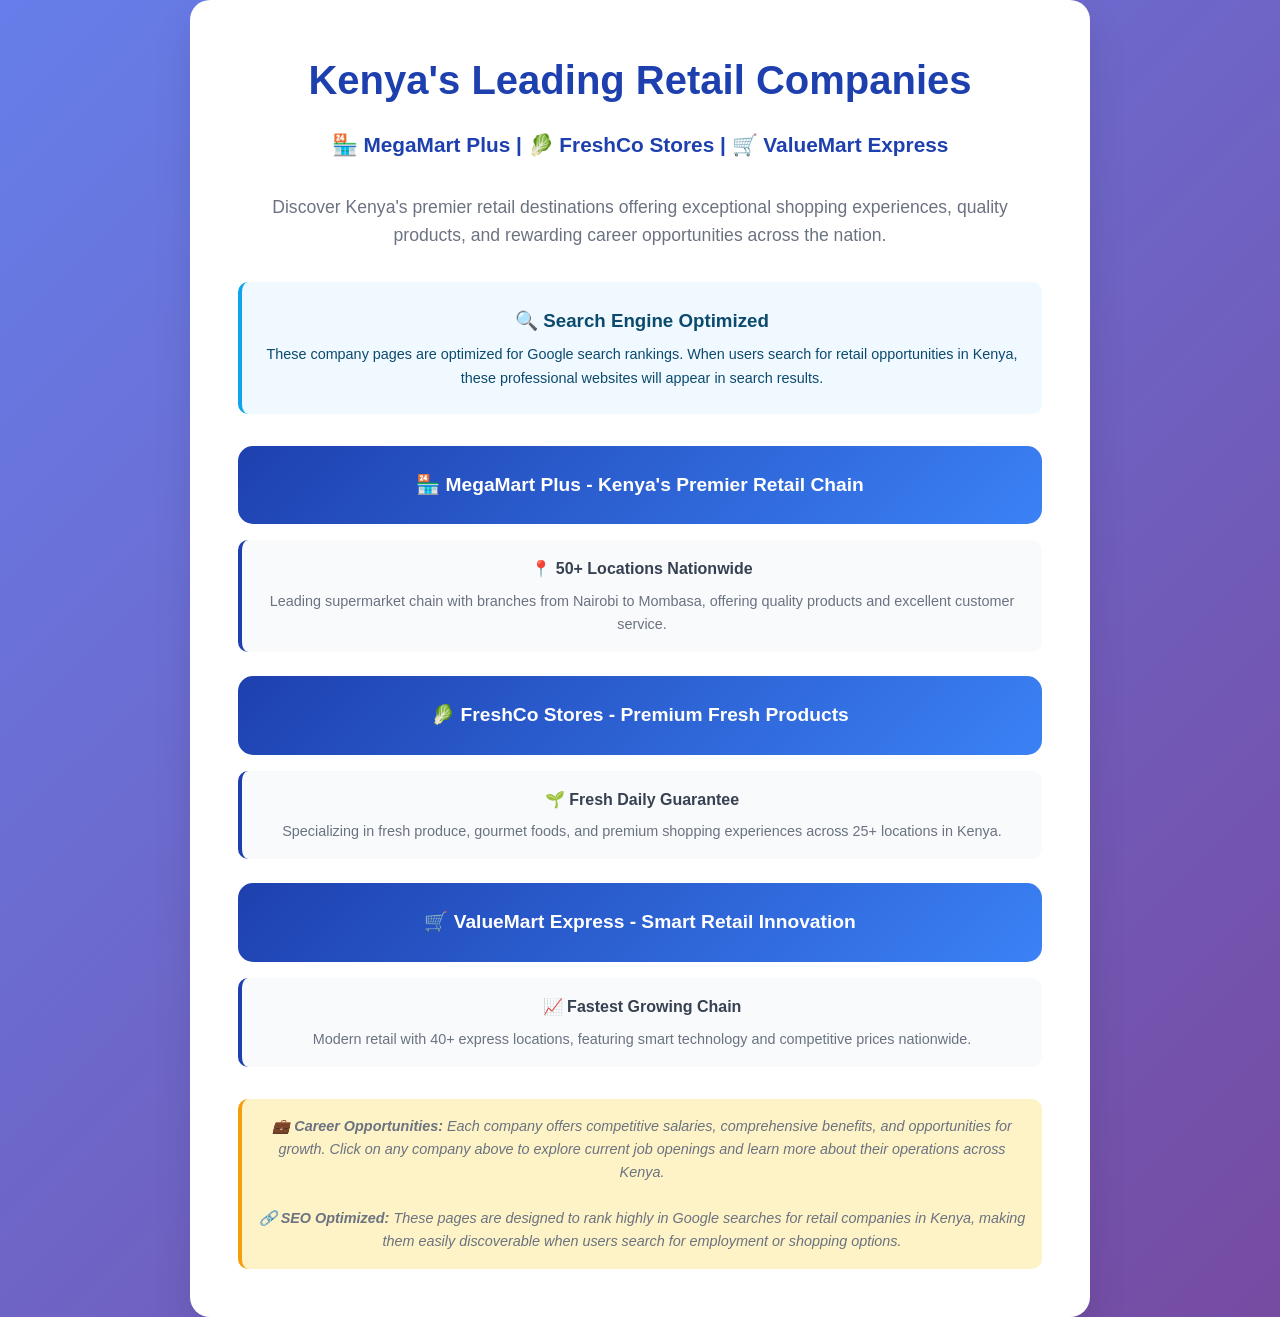
<file: company-blogs/index.html>
<!DOCTYPE html>
<html lang="en">
<head>
    <meta charset="UTF-8">
    <meta name="viewport" content="width=device-width, initial-scale=1.0">
    <title>Kenya Retail Companies | MegaMart Plus | FreshCo Stores | ValueMart Express</title>
    <meta name="description" content="Explore Kenya's leading retail companies: MegaMart Plus, FreshCo Stores, and ValueMart Express. Find career opportunities, store locations, and premium shopping experiences across Kenya.">
    <meta name="keywords" content="Kenya retail, supermarkets Kenya, MegaMart Plus, FreshCo Stores, ValueMart Express, jobs Kenya, Nairobi retail, Mombasa retail, Kisumu retail, retail careers Kenya">
    
    <!-- Open Graph / Facebook -->
    <meta property="og:type" content="website">
    <meta property="og:title" content="Kenya Retail Companies | MegaMart Plus | FreshCo Stores | ValueMart Express">
    <meta property="og:description" content="Explore Kenya's leading retail companies offering premium shopping experiences and career opportunities nationwide.">
    <meta property="og:url" content="https://recruitmentskenya.site/company-blogs/">
    
    <!-- Twitter -->
    <meta property="twitter:card" content="summary_large_image">
    <meta property="twitter:title" content="Kenya Retail Companies | MegaMart Plus | FreshCo Stores | ValueMart Express">
    <meta property="twitter:description" content="Explore Kenya's leading retail companies offering premium shopping experiences and career opportunities nationwide.">
    
    <!-- Canonical URL -->
    <link rel="canonical" href="https://recruitmentskenya.site/company-blogs/">
    
    <!-- Sitemap reference -->
    <link rel="sitemap" type="application/xml" href="https://recruitmentskenya.site/company-blogs/sitemap.xml">
    
    <style>
        * {
            margin: 0;
            padding: 0;
            box-sizing: border-box;
        }

        body {
            font-family: 'Arial', sans-serif;
            line-height: 1.6;
            color: #333;
            background: linear-gradient(135deg, #667eea 0%, #764ba2 100%);
            min-height: 100vh;
            display: flex;
            align-items: center;
            justify-content: center;
        }

        .container {
            max-width: 900px;
            background: white;
            padding: 3rem;
            border-radius: 20px;
            box-shadow: 0 20px 40px rgba(0,0,0,0.1);
            text-align: center;
        }

        h1 {
            font-size: 2.5rem;
            margin-bottom: 1rem;
            color: #1e40af;
        }

        .subtitle {
            font-size: 1.3rem;
            margin-bottom: 2rem;
            color: #1e40af;
            font-weight: 600;
        }

        p {
            font-size: 1.1rem;
            margin-bottom: 2rem;
            color: #6b7280;
        }

        .companies {
            display: grid;
            gap: 1.5rem;
            margin-bottom: 2rem;
        }

        .company-link {
            display: block;
            padding: 1.5rem;
            background: linear-gradient(135deg, #1e40af, #3b82f6);
            color: white;
            text-decoration: none;
            border-radius: 15px;
            font-size: 1.2rem;
            font-weight: 600;
            transition: all 0.3s ease;
            position: relative;
            overflow: hidden;
        }

        .company-link::before {
            content: '';
            position: absolute;
            top: 0;
            left: -100%;
            width: 100%;
            height: 100%;
            background: linear-gradient(90deg, transparent, rgba(255,255,255,0.2), transparent);
            transition: left 0.5s;
        }

        .company-link:hover::before {
            left: 100%;
        }

        .company-link:hover {
            transform: translateY(-3px);
            box-shadow: 0 10px 25px rgba(30, 64, 175, 0.4);
        }

        .company-link:nth-child(2) {
            background: linear-gradient(135deg, #ea580c, #f97316);
        }

        .company-link:nth-child(2):hover {
            box-shadow: 0 10px 25px rgba(234, 88, 12, 0.4);
        }

        .company-link:nth-child(3) {
            background: linear-gradient(135deg, #16a34a, #22c55e);
        }

        .company-link:nth-child(3):hover {
            box-shadow: 0 10px 25px rgba(22, 163, 74, 0.4);
        }

        .company-details {
            margin-top: 1rem;
            padding: 1rem;
            background: #f8fafc;
            border-radius: 10px;
            border-left: 4px solid #1e40af;
        }

        .company-details h3 {
            font-size: 1rem;
            color: #374151;
            margin-bottom: 0.5rem;
        }

        .company-details p {
            font-size: 0.9rem;
            color: #6b7280;
            margin: 0;
        }

        .seo-info {
            background: #f0f9ff;
            padding: 1.5rem;
            border-radius: 10px;
            margin-bottom: 2rem;
            border-left: 4px solid #0ea5e9;
        }

        .seo-info h3 {
            color: #0c4a6e;
            margin-bottom: 0.5rem;
        }

        .seo-info p {
            color: #0c4a6e;
            font-size: 0.9rem;
            margin: 0;
        }

        .note {
            font-size: 0.9rem;
            color: #6b7280;
            font-style: italic;
            background: #fef3c7;
            padding: 1rem;
            border-radius: 10px;
            border-left: 4px solid #f59e0b;
        }

        @media (max-width: 768px) {
            .container {
                margin: 1rem;
                padding: 2rem 1rem;
            }

            h1 {
                font-size: 2rem;
            }

            .subtitle {
                font-size: 1.1rem;
            }
        }
    </style></head>
<body>
    <div class="container">
        <h1>Kenya's Leading Retail Companies</h1>
        <div class="subtitle">🏪 MegaMart Plus | 🥬 FreshCo Stores | 🛒 ValueMart Express</div>
        <p>Discover Kenya's premier retail destinations offering exceptional shopping experiences, quality products, and rewarding career opportunities across the nation.</p>

        <div class="seo-info">
            <h3>🔍 Search Engine Optimized</h3>
            <p>These company pages are optimized for Google search rankings. When users search for retail opportunities in Kenya, these professional websites will appear in search results.</p>
        </div>

        <div class="companies">
            <div style="position: relative;">
                <a href="megamart/" class="company-link" target="_blank">
                    🏪 MegaMart Plus - Kenya's Premier Retail Chain
                </a>
                <div class="company-details">
                    <h3>📍 50+ Locations Nationwide</h3>
                    <p>Leading supermarket chain with branches from Nairobi to Mombasa, offering quality products and excellent customer service.</p>
                </div>
            </div>

            <div style="position: relative;">
                <a href="freshco/" class="company-link" target="_blank">
                    🥬 FreshCo Stores - Premium Fresh Products
                </a>
                <div class="company-details">
                    <h3>🌱 Fresh Daily Guarantee</h3>
                    <p>Specializing in fresh produce, gourmet foods, and premium shopping experiences across 25+ locations in Kenya.</p>
                </div>
            </div>

            <div style="position: relative;">
                <a href="valuemart/" class="company-link" target="_blank">
                    🛒 ValueMart Express - Smart Retail Innovation
                </a>
                <div class="company-details">
                    <h3>📈 Fastest Growing Chain</h3>
                    <p>Modern retail with 40+ express locations, featuring smart technology and competitive prices nationwide.</p>
                </div>
            </div>
        </div>

        <div class="note">
            <strong>💼 Career Opportunities:</strong> Each company offers competitive salaries, comprehensive benefits, and opportunities for growth. Click on any company above to explore current job openings and learn more about their operations across Kenya.
            <br><br>
            <strong>🔗 SEO Optimized:</strong> These pages are designed to rank highly in Google searches for retail companies in Kenya, making them easily discoverable when users search for employment or shopping options.
        </div>
    </div>
</body>
</html>
</file>
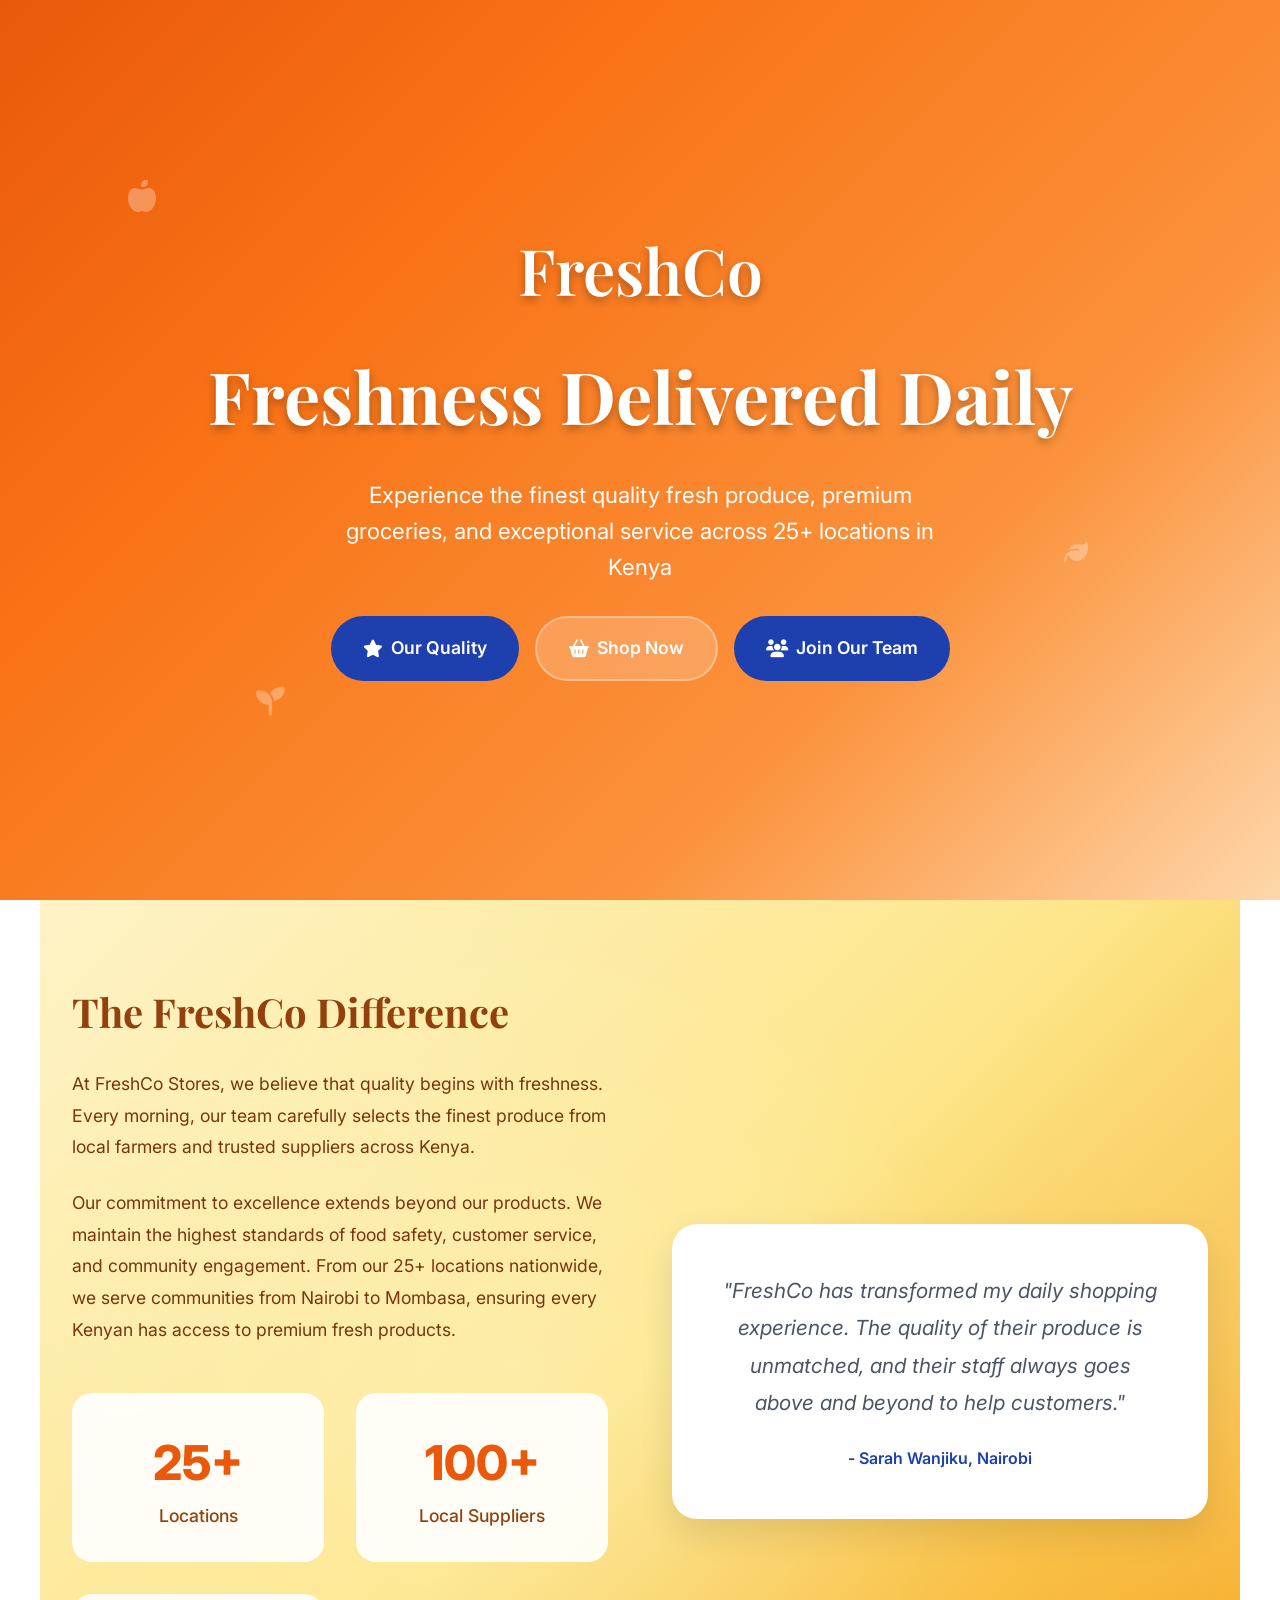
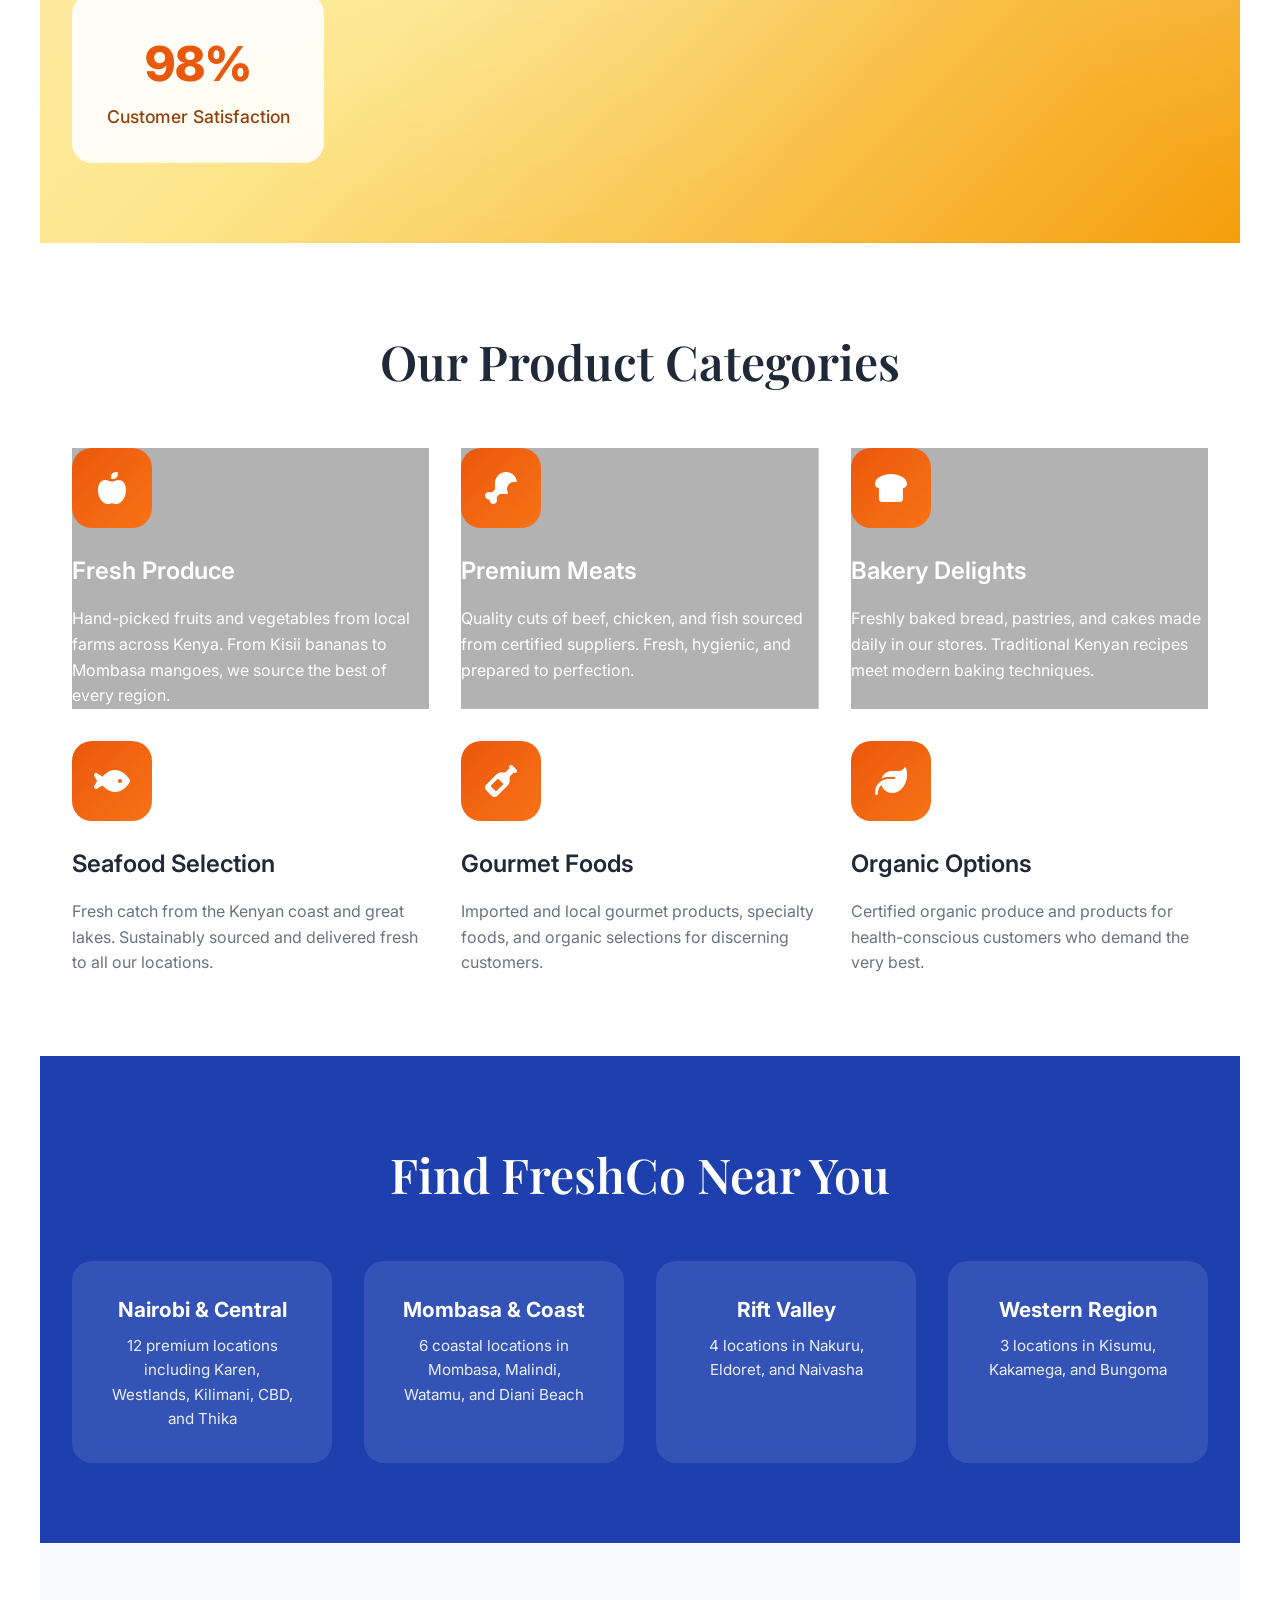
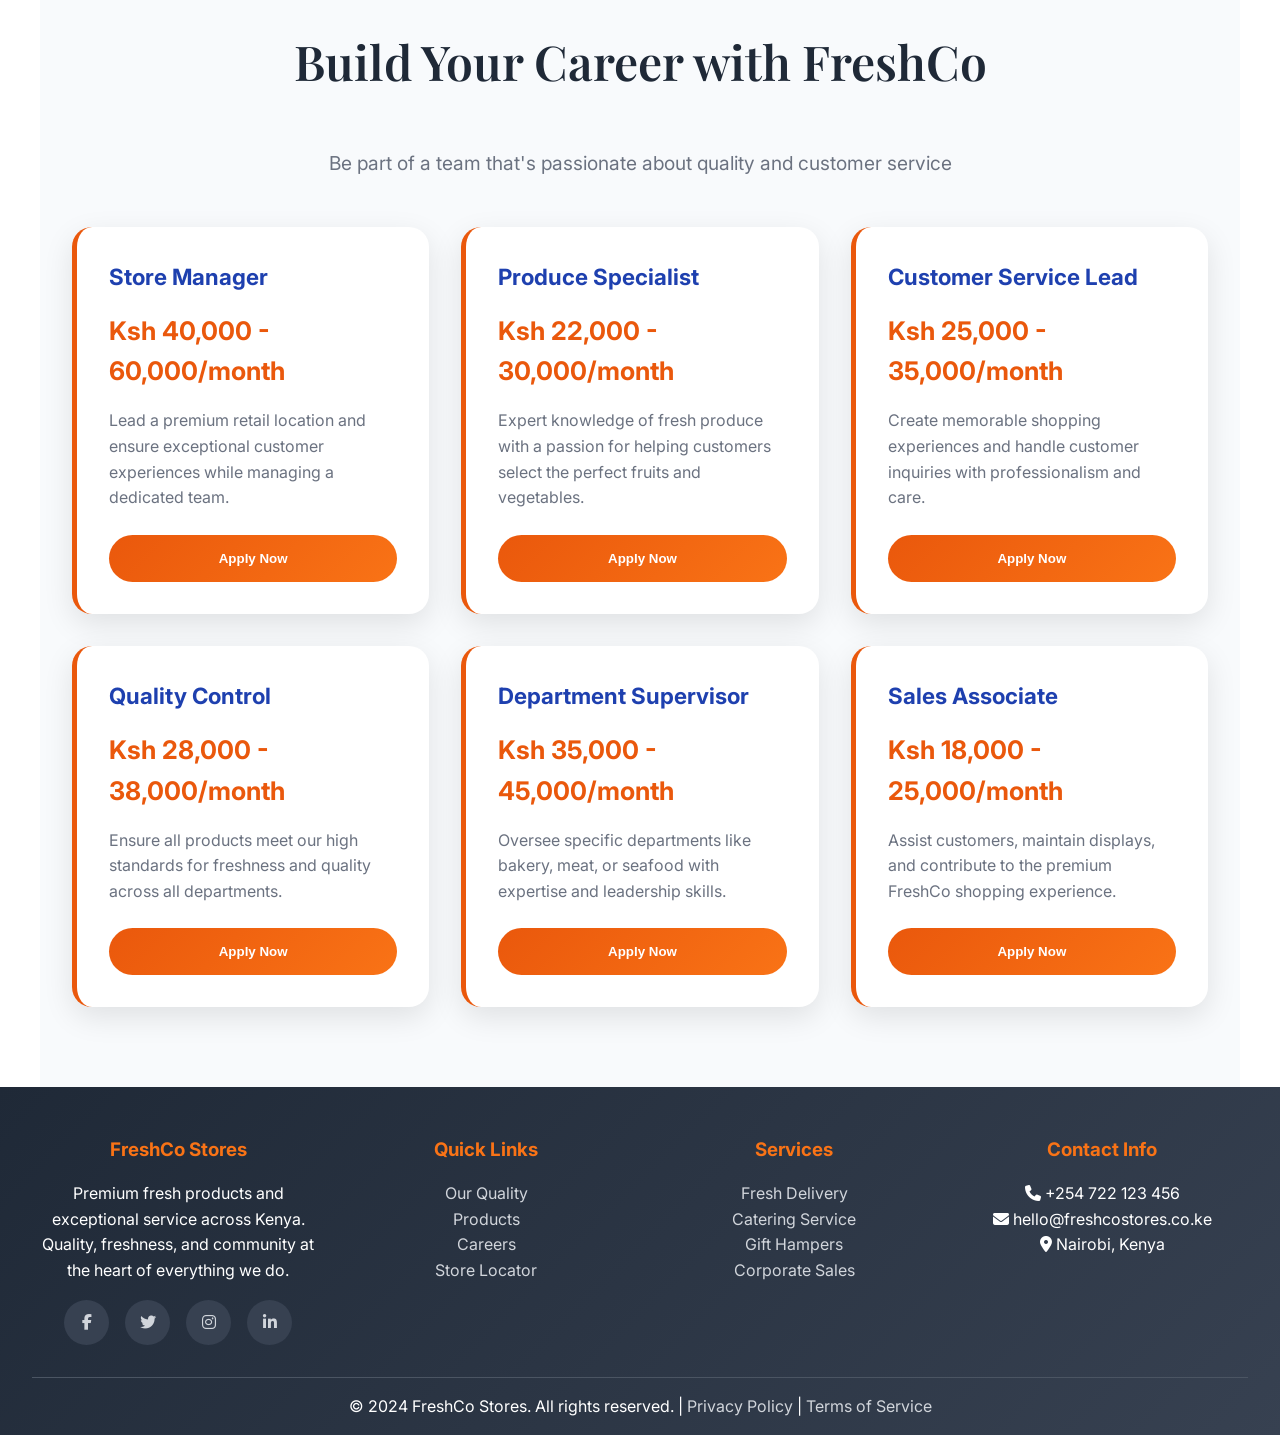
<file: company-blogs/freshco/index.html>
<!DOCTYPE html>
<html lang="en">
<head>
    <meta charset="UTF-8">
    <meta name="viewport" content="width=device-width, initial-scale=1.0">
    <title>FreshCo Stores - Premium Fresh Products in Kenya | 25+ Locations</title>
    <meta name="description" content="FreshCo Stores offers premium fresh products across Kenya. Experience quality groceries, fresh produce, and exceptional service at 25+ locations nationwide with daily fresh deliveries.">
    <meta name="keywords" content="FreshCo Stores, fresh produce Kenya, premium supermarket, quality groceries, Nairobi fresh market, Mombasa fresh products, organic foods Kenya, fresh delivery Kenya">
    
    <!-- Open Graph / Facebook -->
    <meta property="og:type" content="website">
    <meta property="og:title" content="FreshCo Stores - Premium Fresh Products in Kenya | 25+ Locations">
    <meta property="og:description" content="Premium fresh products and quality groceries across 25+ locations in Kenya. Daily fresh deliveries and exceptional service.">
    <meta property="og:url" content="https://recruitmentskenya.site/company-blogs/freshco/">
    
    <!-- Twitter -->
    <meta property="twitter:card" content="summary_large_image">
    <meta property="twitter:title" content="FreshCo Stores - Premium Fresh Products in Kenya">
    <meta property="twitter:description" content="Premium fresh products and quality groceries across 25+ locations in Kenya. Daily fresh deliveries and exceptional service.">
    
    <!-- Canonical URL -->
    <link rel="canonical" href="https://recruitmentskenya.site/company-blogs/freshco/">
    
    <!-- SEO and Crawling -->
    <meta name="robots" content="index, follow">
    <meta name="author" content="FreshCo Stores">
    <meta name="geo.region" content="KE">
    <meta name="geo.placename" content="Kenya">
    <meta name="geo.position" content="-1.2921;36.8219">
    <meta name="ICBM" content="-1.2921, 36.8219">
    
    <link rel="preconnect" href="https://fonts.googleapis.com">
    <link rel="preconnect" href="https://fonts.gstatic.com" crossorigin>
    <link href="https://fonts.googleapis.com/css2?family=Inter:wght@300;400;500;600;700;800&family=Playfair+Display:wght@400;500;600;700&display=swap" rel="stylesheet">
    <link rel="stylesheet" href="https://cdnjs.cloudflare.com/ajax/libs/font-awesome/6.4.0/css/all.min.css">
    <style>
        * {
            margin: 0;
            padding: 0;
            box-sizing: border-box;
        }

        body {
            font-family: 'Inter', sans-serif;
            line-height: 1.6;
            color: #333;
            overflow-x: hidden;
        }

        .hero {
            background: linear-gradient(135deg, #ea580c 0%, #f97316 30%, #fb923c 70%, #fed7aa 100%);
            min-height: 100vh;
            display: flex;
            align-items: center;
            position: relative;
            overflow: hidden;
        }

        .hero::before {
            content: '';
            position: absolute;
            top: 0;
            left: 0;
            right: 0;
            bottom: 0;
            background: url('https://kenyare.co.ke/sites/default/files/properties/DSC_0503.JPG');
            background-size: cover;
            background-position: center;
            opacity: 0.1;
        }

        @keyframes float {
            0%, 100% { transform: translateY(0px) rotate(0deg); }
            50% { transform: translateY(-20px) rotate(180deg); }
        }

        .hero-content {
            max-width: 1200px;
            margin: 0 auto;
            padding: 0 2rem;
            position: relative;
            z-index: 2;
            text-align: center;
            color: white;
        }

        .logo {
            font-family: 'Playfair Display', serif;
            font-size: 4rem;
            font-weight: 600;
            margin-bottom: 1rem;
            text-shadow: 0 4px 8px rgba(0,0,0,0.3);
            animation: fadeInUp 1s ease-out;
        }

        .hero h1 {
            font-family: 'Playfair Display', serif;
            font-size: 4.5rem;
            font-weight: 700;
            margin-bottom: 1.5rem;
            animation: fadeInUp 1s ease-out 0.2s both;
            text-shadow: 0 4px 8px rgba(0,0,0,0.3);
        }

        .hero p {
            font-size: 1.4rem;
            margin-bottom: 2rem;
            opacity: 0.95;
            animation: fadeInUp 1s ease-out 0.4s both;
            max-width: 600px;
            margin-left: auto;
            margin-right: auto;
        }

        .cta-buttons {
            display: flex;
            gap: 1rem;
            justify-content: center;
            flex-wrap: wrap;
            animation: fadeInUp 1s ease-out 0.6s both;
        }

        .btn {
            padding: 1rem 2rem;
            border: none;
            border-radius: 50px;
            font-size: 1.1rem;
            font-weight: 600;
            cursor: pointer;
            transition: all 0.3s ease;
            text-decoration: none;
            display: inline-flex;
            align-items: center;
            gap: 0.5rem;
        }

        .btn-primary {
            background: #1e40af;
            color: white;
        }

        .btn-primary:hover {
            background: #1d4ed8;
            transform: translateY(-2px);
            box-shadow: 0 8px 25px rgba(30, 64, 175, 0.4);
        }

        .btn-secondary {
            background: rgba(255,255,255,0.2);
            color: white;
            border: 2px solid rgba(255,255,255,0.3);
        }

        .btn-secondary:hover {
            background: rgba(255,255,255,0.3);
            transform: translateY(-2px);
        }

        .floating-elements {
            position: absolute;
            top: 0;
            left: 0;
            right: 0;
            bottom: 0;
            pointer-events: none;
            z-index: 1;
        }

        .floating-element {
            position: absolute;
            animation: float 8s ease-in-out infinite;
        }

        .floating-element:nth-child(1) {
            top: 20%;
            left: 10%;
            animation-delay: 0s;
        }

        .floating-element:nth-child(2) {
            top: 60%;
            right: 15%;
            animation-delay: 2s;
        }

        .floating-element:nth-child(3) {
            bottom: 20%;
            left: 20%;
            animation-delay: 4s;
        }

        .section {
            padding: 5rem 2rem;
            max-width: 1200px;
            margin: 0 auto;
        }

        .section h2 {
            font-family: 'Playfair Display', serif;
            font-size: 3rem;
            font-weight: 600;
            text-align: center;
            margin-bottom: 3rem;
            color: #1f2937;
        }

        .premium {
            background: linear-gradient(135deg, #fef3c7 0%, #fde68a 50%, #f59e0b 100%);
            position: relative;
            overflow: hidden;
        }

        .premium::before {
            content: '';
            position: absolute;
            top: 0;
            left: 0;
            right: 0;
            bottom: 0;
            background: url('data:image/svg+xml,<svg xmlns="http://www.w3.org/2000/svg" viewBox="0 0 100 100"><defs><radialGradient id="grad" cx="50%" cy="50%" r="50%"><stop offset="0%" style="stop-color:rgba(255,255,255,0.2);stop-opacity:1" /><stop offset="100%" style="stop-color:rgba(255,255,255,0);stop-opacity:1" /></radialGradient></defs><rect width="100" height="100" fill="url(%23grad)"/></svg>');
        }

        .premium-content {
            position: relative;
            z-index: 2;
            display: grid;
            grid-template-columns: 1fr 1fr;
            gap: 4rem;
            align-items: center;
        }

        .premium-text h3 {
            font-family: 'Playfair Display', serif;
            font-size: 2.5rem;
            margin-bottom: 1.5rem;
            color: #92400e;
        }

        .premium-text p {
            font-size: 1.1rem;
            line-height: 1.8;
            margin-bottom: 1.5rem;
            color: #78350f;
        }

        .quality-metrics {
            display: grid;
            grid-template-columns: repeat(auto-fit, minmax(200px, 1fr));
            gap: 2rem;
            margin-top: 3rem;
        }

        .metric {
            background: rgba(255,255,255,0.9);
            padding: 2rem;
            border-radius: 20px;
            text-align: center;
            backdrop-filter: blur(10px);
            transition: transform 0.3s ease;
        }

        .metric:hover {
            transform: translateY(-5px);
        }

        .metric-number {
            font-size: 3rem;
            font-weight: 800;
            color: #ea580c;
            display: block;
        }

        .metric-label {
            font-size: 1.1rem;
            color: #92400e;
            font-weight: 500;
        }

        .products-showcase {
            display: grid;
            grid-template-columns: repeat(auto-fit, minmax(300px, 1fr));
            gap: 2rem;
        }

        .product-category:nth-child(1) {
            background: linear-gradient(rgba(0,0,0,0.3), rgba(0,0,0,0.3)), url('https://kenyare.co.ke/sites/default/files/properties/DSC_0503.JPG');
            background-size: cover;
            background-position: center;
            color: white;
        }

        .product-category:nth-child(1) .category-title,
        .product-category:nth-child(1) .category-description {
            color: white;
        }

        .product-category:nth-child(2) {
            background: linear-gradient(rgba(0,0,0,0.3), rgba(0,0,0,0.3)), url('https://kenyare.co.ke/sites/default/files/properties/DSC_0503.JPG');
            background-size: cover;
            background-position: center;
            color: white;
        }

        .product-category:nth-child(2) .category-title,
        .product-category:nth-child(2) .category-description {
            color: white;
        }

        .product-category:nth-child(3) {
            background: linear-gradient(rgba(0,0,0,0.3), rgba(0,0,0,0.3)), url('https://kenyare.co.ke/sites/default/files/properties/DSC_0503.JPG');
            background-size: cover;
            background-position: center;
            color: white;
        }

        .product-category:nth-child(3) .category-title,
        .product-category:nth-child(3) .category-description {
            color: white;
        }

        .category-icon {
            width: 80px;
            height: 80px;
            background: linear-gradient(135deg, #ea580c, #f97316);
            border-radius: 20px;
            display: flex;
            align-items: center;
            justify-content: center;
            margin-bottom: 1.5rem;
            color: white;
            font-size: 2rem;
        }

        .category-title {
            font-size: 1.5rem;
            font-weight: 600;
            margin-bottom: 1rem;
            color: #1f2937;
        }

        .category-description {
            color: #6b7280;
            line-height: 1.6;
        }

        .locations-section {
            background: #1e40af;
            color: white;
        }

        .locations-section h2 {
            color: white;
        }

        .locations-grid {
            display: grid;
            grid-template-columns: repeat(auto-fit, minmax(250px, 1fr));
            gap: 2rem;
        }

        .location-item {
            background: rgba(255,255,255,0.1);
            padding: 2rem;
            border-radius: 20px;
            text-align: center;
            transition: all 0.3s ease;
            backdrop-filter: blur(10px);
        }

        .location-item:hover {
            transform: translateY(-5px);
            background: rgba(255,255,255,0.15);
        }

        .location-item h3 {
            font-size: 1.3rem;
            margin-bottom: 0.5rem;
        }

        .location-item p {
            opacity: 0.9;
            font-size: 0.95rem;
        }

        .careers {
            background: #f8fafc;
        }

        .careers-grid {
            display: grid;
            grid-template-columns: repeat(auto-fit, minmax(300px, 1fr));
            gap: 2rem;
        }

        .career-card {
            background: white;
            padding: 2rem;
            border-radius: 20px;
            box-shadow: 0 10px 30px rgba(0,0,0,0.1);
            transition: all 0.3s ease;
            border-left: 5px solid #ea580c;
        }

        .career-card:hover {
            transform: translateY(-5px);
            box-shadow: 0 15px 35px rgba(0,0,0,0.15);
        }

        .career-card h3 {
            font-size: 1.4rem;
            margin-bottom: 1rem;
            color: #1e40af;
        }

        .career-salary {
            font-size: 1.6rem;
            font-weight: 700;
            color: #ea580c;
            margin-bottom: 1rem;
        }

        .career-description {
            color: #6b7280;
            margin-bottom: 1.5rem;
            line-height: 1.6;
        }

        .career-btn {
            background: linear-gradient(135deg, #ea580c, #f97316);
            color: white;
            padding: 1rem 2rem;
            border: none;
            border-radius: 30px;
            font-weight: 600;
            cursor: pointer;
            width: 100%;
            transition: all 0.3s ease;
        }

        .career-btn:hover {
            transform: translateY(-2px);
            box-shadow: 0 8px 25px rgba(234, 88, 12, 0.4);
        }

        .footer {
            background: linear-gradient(135deg, #1f2937 0%, #374151 100%);
            color: white;
            padding: 3rem 2rem 1rem;
            text-align: center;
        }

        .footer-content {
            max-width: 1200px;
            margin: 0 auto;
            display: grid;
            grid-template-columns: repeat(auto-fit, minmax(250px, 1fr));
            gap: 2rem;
            margin-bottom: 2rem;
        }

        .footer h3 {
            margin-bottom: 1rem;
            color: #f97316;
        }

        .footer a {
            color: #d1d5db;
            text-decoration: none;
            transition: color 0.3s ease;
        }

        .footer a:hover {
            color: #f97316;
        }

        .social-links {
            display: flex;
            gap: 1rem;
            justify-content: center;
            margin-top: 1rem;
        }

        .social-links a {
            width: 45px;
            height: 45px;
            background: #374151;
            border-radius: 50%;
            display: flex;
            align-items: center;
            justify-content: center;
            transition: all 0.3s ease;
        }

        .social-links a:hover {
            background: #f97316;
            transform: translateY(-2px);
        }

        @keyframes fadeInUp {
            from {
                opacity: 0;
                transform: translateY(30px);
            }
            to {
                opacity: 1;
                transform: translateY(0);
            }
        }

        .testimonial-carousel {
            background: white;
            padding: 3rem;
            border-radius: 25px;
            box-shadow: 0 15px 35px rgba(0,0,0,0.1);
            margin: 2rem 0;
        }

        .testimonial {
            text-align: center;
            max-width: 600px;
            margin: 0 auto;
        }

        .testimonial p {
            font-size: 1.3rem;
            font-style: italic;
            color: #4b5563;
            margin-bottom: 1.5rem;
            line-height: 1.8;
        }

        .testimonial-author {
            font-weight: 600;
            color: #1e40af;
        }

        @media (max-width: 768px) {
            .hero h1 {
                font-size: 2.8rem;
            }

            .hero p {
                font-size: 1.2rem;
            }

            .premium-content {
                grid-template-columns: 1fr;
            }

            .cta-buttons {
                flex-direction: column;
                align-items: center;
            }

            .section {
                padding: 3rem 1rem;
            }

            .floating-elements {
                display: none;
            }
        }
    </style>
</head>
<body>
    <!-- Hero Section -->
    <section class="hero">
        <div class="floating-elements">
            <div class="floating-element">
                <i class="fas fa-apple-alt" style="font-size: 2rem; color: rgba(255,255,255,0.3);"></i>
            </div>
            <div class="floating-element">
                <i class="fas fa-leaf" style="font-size: 1.5rem; color: rgba(255,255,255,0.3);"></i>
            </div>
            <div class="floating-element">
                <i class="fas fa-seedling" style="font-size: 1.8rem; color: rgba(255,255,255,0.3);"></i>
            </div>
        </div>

        <div class="hero-content">
            <div class="logo">FreshCo</div>
            <h1>Freshness Delivered Daily</h1>
            <p>Experience the finest quality fresh produce, premium groceries, and exceptional service across 25+ locations in Kenya</p>

            <div class="cta-buttons">
                <a href="#premium" class="btn btn-primary">
                    <i class="fas fa-star"></i>
                    Our Quality
                </a>
                <a href="#products" class="btn btn-secondary">
                    <i class="fas fa-shopping-basket"></i>
                    Shop Now
                </a>
                <a href="#careers" class="btn btn-primary">
                    <i class="fas fa-users"></i>
                    Join Our Team
                </a>
            </div>
        </div>
    </section>

    <!-- Premium Section -->
    <section id="premium" class="section premium">
        <div class="premium-content">
            <div class="premium-text">
                <h3>The FreshCo Difference</h3>
                <p>At FreshCo Stores, we believe that quality begins with freshness. Every morning, our team carefully selects the finest produce from local farmers and trusted suppliers across Kenya.</p>

                <p>Our commitment to excellence extends beyond our products. We maintain the highest standards of food safety, customer service, and community engagement. From our 25+ locations nationwide, we serve communities from Nairobi to Mombasa, ensuring every Kenyan has access to premium fresh products.</p>

                <div class="quality-metrics">
                    <div class="metric">
                        <span class="metric-number">25+</span>
                        <span class="metric-label">Locations</span>
                    </div>
                    <div class="metric">
                        <span class="metric-number">100+</span>
                        <span class="metric-label">Local Suppliers</span>
                    </div>
                    <div class="metric">
                        <span class="metric-number">98%</span>
                        <span class="metric-label">Customer Satisfaction</span>
                    </div>
                </div>
            </div>

            <div class="testimonial-carousel">
                <div class="testimonial">
                    <p>"FreshCo has transformed my daily shopping experience. The quality of their produce is unmatched, and their staff always goes above and beyond to help customers."</p>
                    <div class="testimonial-author">- Sarah Wanjiku, Nairobi</div>
                </div>
            </div>
        </div>
    </section>

    <!-- Products Section -->
    <section id="products" class="section">
        <h2>Our Product Categories</h2>
        <div class="products-showcase">
            <div class="product-category">
                <div class="category-icon">
                    <i class="fas fa-apple-alt"></i>
                </div>
                <h3 class="category-title">Fresh Produce</h3>
                <p class="category-description">Hand-picked fruits and vegetables from local farms across Kenya. From Kisii bananas to Mombasa mangoes, we source the best of every region.</p>
            </div>

            <div class="product-category">
                <div class="category-icon">
                    <i class="fas fa-drumstick-bite"></i>
                </div>
                <h3 class="category-title">Premium Meats</h3>
                <p class="category-description">Quality cuts of beef, chicken, and fish sourced from certified suppliers. Fresh, hygienic, and prepared to perfection.</p>
            </div>

            <div class="product-category">
                <div class="category-icon">
                    <i class="fas fa-bread-slice"></i>
                </div>
                <h3 class="category-title">Bakery Delights</h3>
                <p class="category-description">Freshly baked bread, pastries, and cakes made daily in our stores. Traditional Kenyan recipes meet modern baking techniques.</p>
            </div>

            <div class="product-category">
                <div class="category-icon">
                    <i class="fas fa-fish"></i>
                </div>
                <h3 class="category-title">Seafood Selection</h3>
                <p class="category-description">Fresh catch from the Kenyan coast and great lakes. Sustainably sourced and delivered fresh to all our locations.</p>
            </div>

            <div class="product-category">
                <div class="category-icon">
                    <i class="fas fa-wine-bottle"></i>
                </div>
                <h3 class="category-title">Gourmet Foods</h3>
                <p class="category-description">Imported and local gourmet products, specialty foods, and organic selections for discerning customers.</p>
            </div>

            <div class="product-category">
                <div class="category-icon">
                    <i class="fas fa-leaf"></i>
                </div>
                <h3 class="category-title">Organic Options</h3>
                <p class="category-description">Certified organic produce and products for health-conscious customers who demand the very best.</p>
            </div>
        </div>
    </section>

    <!-- Locations Section -->
    <section id="locations" class="section locations-section">
        <h2>Find FreshCo Near You</h2>
        <div class="locations-grid">
            <div class="location-item">
                <h3>Nairobi & Central</h3>
                <p>12 premium locations including Karen, Westlands, Kilimani, CBD, and Thika</p>
            </div>

            <div class="location-item">
                <h3>Mombasa & Coast</h3>
                <p>6 coastal locations in Mombasa, Malindi, Watamu, and Diani Beach</p>
            </div>

            <div class="location-item">
                <h3>Rift Valley</h3>
                <p>4 locations in Nakuru, Eldoret, and Naivasha</p>
            </div>

            <div class="location-item">
                <h3>Western Region</h3>
                <p>3 locations in Kisumu, Kakamega, and Bungoma</p>
            </div>
        </div>
    </section>

    <!-- Careers Section -->
    <section id="careers" class="section careers">
        <h2>Build Your Career with FreshCo</h2>
        <p style="text-align: center; font-size: 1.2rem; color: #6b7280; margin-bottom: 3rem;">
            Be part of a team that's passionate about quality and customer service
        </p>

        <div class="careers-grid">
            <div class="career-card">
                <h3>Store Manager</h3>
                <div class="career-salary">Ksh 40,000 - 60,000/month</div>
                <p class="career-description">Lead a premium retail location and ensure exceptional customer experiences while managing a dedicated team.</p>
                <button class="career-btn">Apply Now</button>
            </div>

            <div class="career-card">
                <h3>Produce Specialist</h3>
                <div class="career-salary">Ksh 22,000 - 30,000/month</div>
                <p class="career-description">Expert knowledge of fresh produce with a passion for helping customers select the perfect fruits and vegetables.</p>
                <button class="career-btn">Apply Now</button>
            </div>

            <div class="career-card">
                <h3>Customer Service Lead</h3>
                <div class="career-salary">Ksh 25,000 - 35,000/month</div>
                <p class="career-description">Create memorable shopping experiences and handle customer inquiries with professionalism and care.</p>
                <button class="career-btn">Apply Now</button>
            </div>

            <div class="career-card">
                <h3>Quality Control</h3>
                <div class="career-salary">Ksh 28,000 - 38,000/month</div>
                <p class="career-description">Ensure all products meet our high standards for freshness and quality across all departments.</p>
                <button class="career-btn">Apply Now</button>
            </div>

            <div class="career-card">
                <h3>Department Supervisor</h3>
                <div class="career-salary">Ksh 35,000 - 45,000/month</div>
                <p class="career-description">Oversee specific departments like bakery, meat, or seafood with expertise and leadership skills.</p>
                <button class="career-btn">Apply Now</button>
            </div>

            <div class="career-card">
                <h3>Sales Associate</h3>
                <div class="career-salary">Ksh 18,000 - 25,000/month</div>
                <p class="career-description">Assist customers, maintain displays, and contribute to the premium FreshCo shopping experience.</p>
                <button class="career-btn">Apply Now</button>
            </div>
        </div>
    </section>

    <!-- Footer -->
    <footer class="footer">
        <div class="footer-content">
            <div>
                <h3>FreshCo Stores</h3>
                <p>Premium fresh products and exceptional service across Kenya. Quality, freshness, and community at the heart of everything we do.</p>
                <div class="social-links">
                    <a href="#"><i class="fab fa-facebook-f"></i></a>
                    <a href="#"><i class="fab fa-twitter"></i></a>
                    <a href="#"><i class="fab fa-instagram"></i></a>
                    <a href="#"><i class="fab fa-linkedin-in"></i></a>
                </div>
            </div>

            <div>
                <h3>Quick Links</h3>
                <p><a href="#premium">Our Quality</a></p>
                <p><a href="#products">Products</a></p>
                <p><a href="#careers">Careers</a></p>
                <p><a href="#">Store Locator</a></p>
            </div>

            <div>
                <h3>Services</h3>
                <p><a href="#">Fresh Delivery</a></p>
                <p><a href="#">Catering Service</a></p>
                <p><a href="#">Gift Hampers</a></p>
                <p><a href="#">Corporate Sales</a></p>
            </div>

            <div>
                <h3>Contact Info</h3>
                <p><i class="fas fa-phone"></i> +254 722 123 456</p>
                <p><i class="fas fa-envelope"></i> hello@freshcostores.co.ke</p>
                <p><i class="fas fa-map-marker-alt"></i> Nairobi, Kenya</p>
            </div>
        </div>

        <div style="border-top: 1px solid #4b5563; padding-top: 1rem; margin-top: 2rem;">
            <p>&copy; 2024 FreshCo Stores. All rights reserved. | <a href="#">Privacy Policy</a> | <a href="#">Terms of Service</a></p>
        </div>
    </footer>

    <script>
        // Smooth scrolling for navigation links
        document.querySelectorAll('a[href^="#"]').forEach(anchor => {
            anchor.addEventListener('click', function (e) {
                e.preventDefault();
                const target = document.querySelector(this.getAttribute('href'));
                if (target) {
                    target.scrollIntoView({
                        behavior: 'smooth',
                        block: 'start'
                    });
                }
            });
        });

        // Add click handlers for career buttons
        document.querySelectorAll('.career-btn').forEach(btn => {
            btn.addEventListener('click', function() {
                alert('Thank you for your interest in joining FreshCo! Our recruitment team will contact you soon.');
            });
        });

        // Add scroll animations
        const observerOptions = {
            threshold: 0.1,
            rootMargin: '0px 0px -50px 0px'
        };

        const observer = new IntersectionObserver((entries) => {
            entries.forEach(entry => {
                if (entry.isIntersecting) {
                    entry.target.style.opacity = '1';
                    entry.target.style.transform = 'translateY(0)';
                }
            });
        }, observerOptions);

        // Initialize elements as hidden
        document.querySelectorAll('.product-category, .location-item, .career-card, .metric').forEach(el => {
            el.style.opacity = '0';
            el.style.transform = 'translateY(30px)';
            el.style.transition = 'opacity 0.8s ease, transform 0.8s ease';
            observer.observe(el);
        });

        // Add floating animation to elements
        document.querySelectorAll('.floating-element').forEach((el, index) => {
            el.style.animation = `float ${8 + index}s ease-in-out infinite`;
        });
    </script>
</body>
</html>
</file>
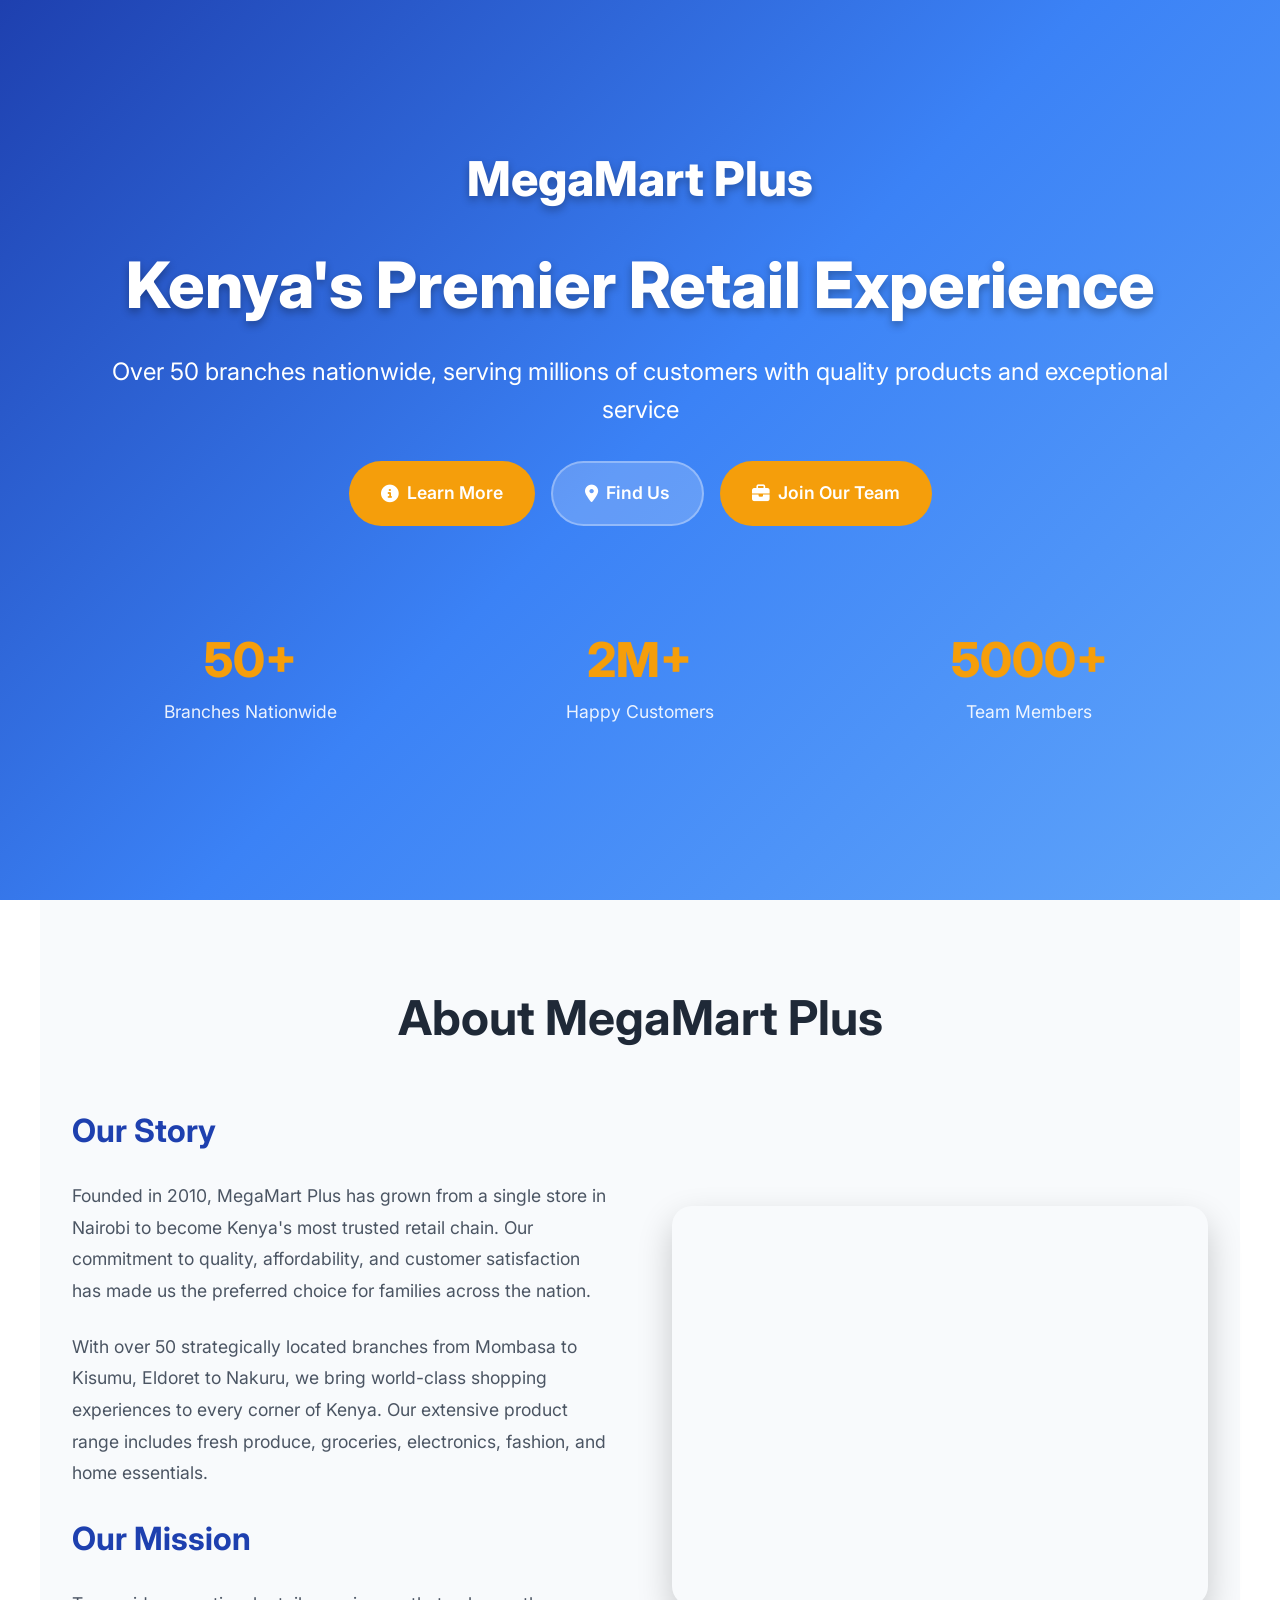
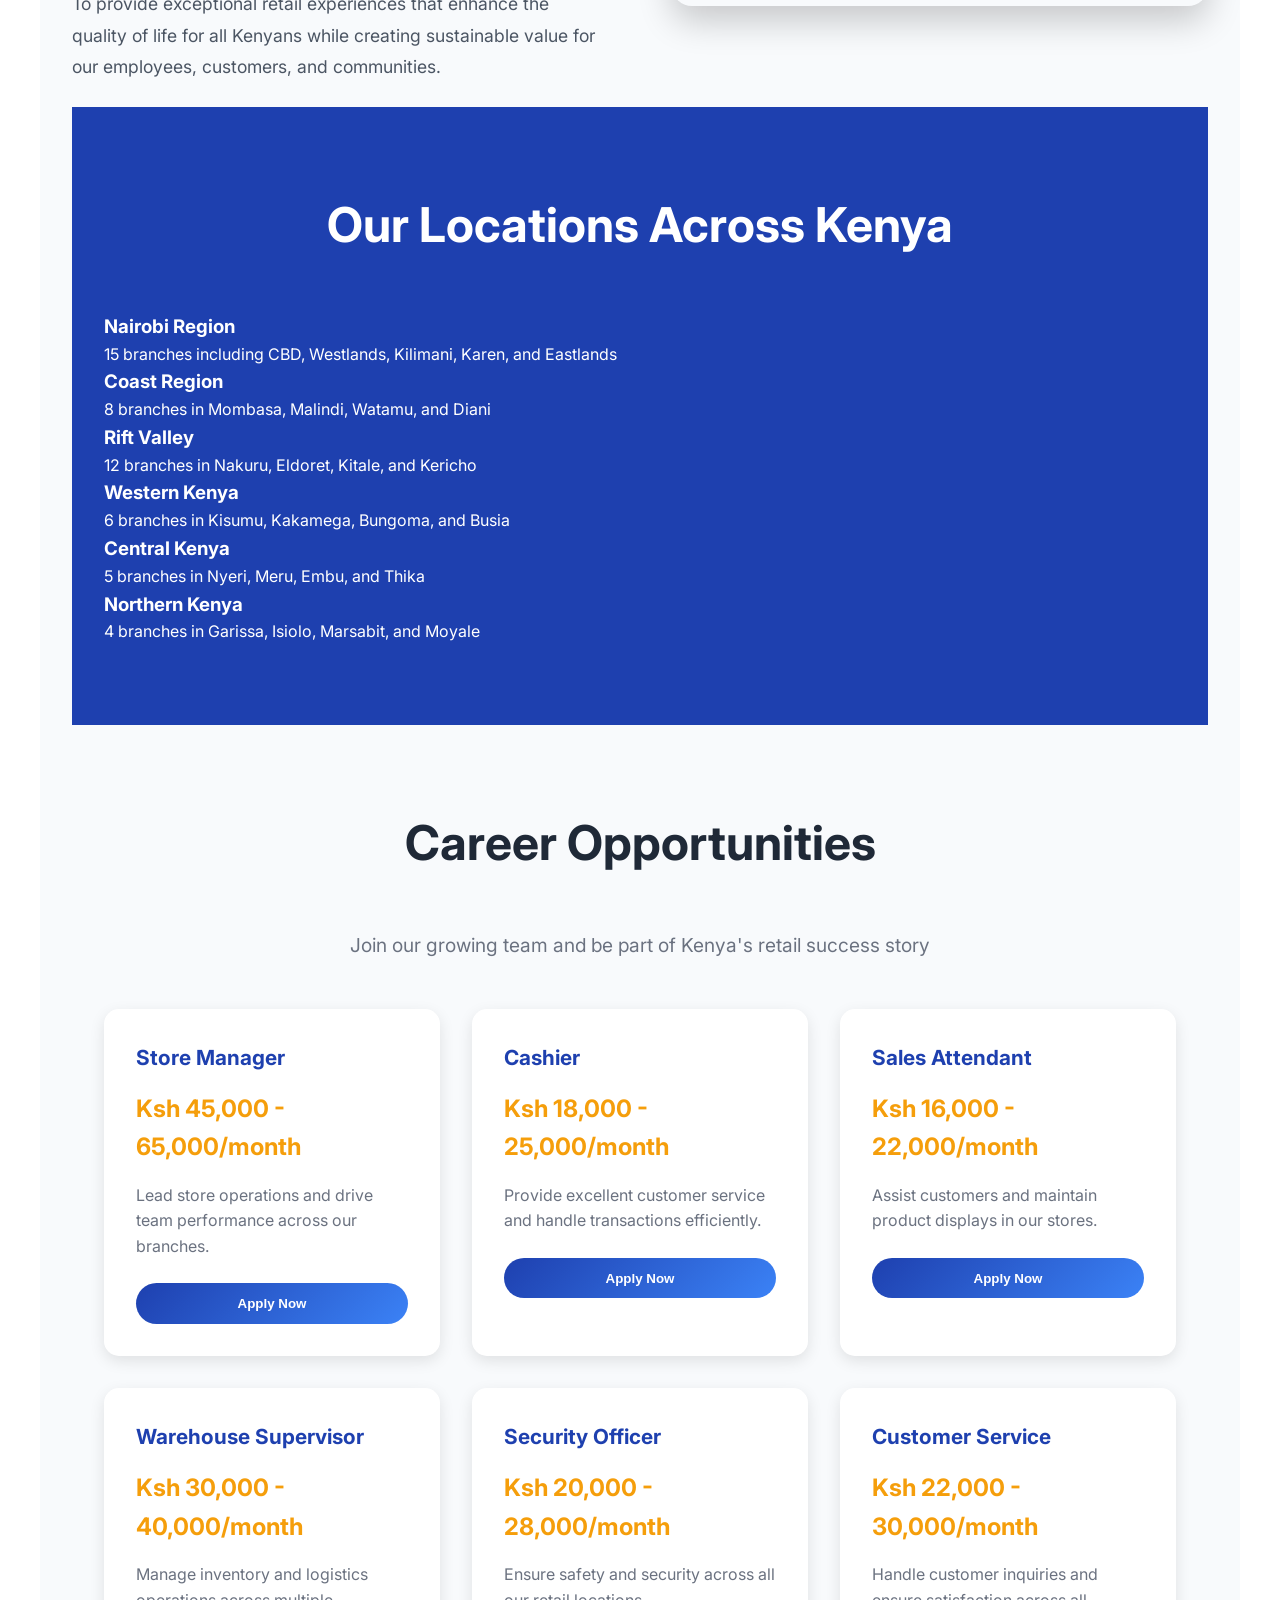
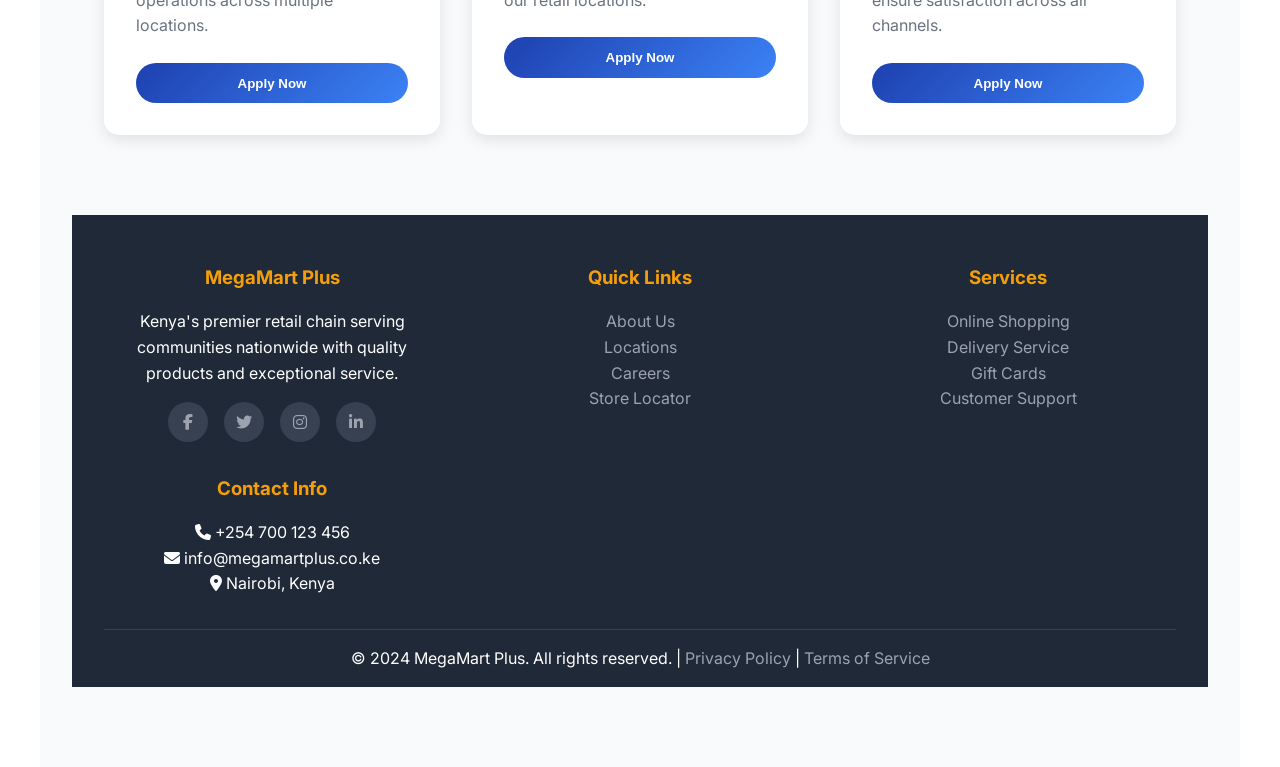
<file: company-blogs/megamart/index.html>
<!DOCTYPE html>
<html lang="en">
<head>
    <meta charset="UTF-8">
    <meta name="viewport" content="width=device-width, initial-scale=1.0">
    <title>MegaMart Plus - Leading Retail Chain in Kenya | 50+ Stores Nationwide</title>
    <meta name="description" content="MegaMart Plus is Kenya's premier retail chain with over 50 branches nationwide. Discover our wide range of products, career opportunities, and commitment to quality service across Kenya.">
    <meta name="keywords" content="MegaMart Plus, retail Kenya, supermarket chain, jobs Kenya, Nairobi retail, Mombasa retail, Kisumu retail, careers Kenya, retail jobs, supermarket employment">
    
    <!-- Open Graph / Facebook -->
    <meta property="og:type" content="website">
    <meta property="og:title" content="MegaMart Plus - Leading Retail Chain in Kenya | 50+ Stores Nationwide">
    <meta property="og:description" content="Kenya's premier retail chain with over 50 branches nationwide. Quality products, excellent service, and rewarding career opportunities.">
    <meta property="og:url" content="https://recruitmentskenya.site/company-blogs/megamart/">
    
    <!-- Twitter -->
    <meta property="twitter:card" content="summary_large_image">
    <meta property="twitter:title" content="MegaMart Plus - Leading Retail Chain in Kenya">
    <meta property="twitter:description" content="Kenya's premier retail chain with over 50 branches nationwide. Quality products, excellent service, and rewarding career opportunities.">
    
    <!-- Canonical URL -->
    <link rel="canonical" href="https://recruitmentskenya.site/company-blogs/megamart/">
    
    <!-- SEO and Crawling -->
    <meta name="robots" content="index, follow">
    <meta name="author" content="MegaMart Plus">
    <meta name="geo.region" content="KE">
    <meta name="geo.placename" content="Kenya">
    <meta name="geo.position" content="-1.2921;36.8219">
    <meta name="ICBM" content="-1.2921, 36.8219">
    
    <link rel="preconnect" href="https://fonts.googleapis.com">
    <link rel="preconnect" href="https://fonts.gstatic.com" crossorigin>
    <link href="https://fonts.googleapis.com/css2?family=Inter:wght@300;400;500;600;700;800&display=swap" rel="stylesheet">
    <link rel="stylesheet" href="https://cdnjs.cloudflare.com/ajax/libs/font-awesome/6.4.0/css/all.min.css">
    <style>
        * {
            margin: 0;
            padding: 0;
            box-sizing: border-box;
        }

        body {
            font-family: 'Inter', sans-serif;
            line-height: 1.6;
            color: #333;
            overflow-x: hidden;
        }

        .hero {
            background: linear-gradient(135deg, #1e40af 0%, #3b82f6 50%, #60a5fa 100%);
            min-height: 100vh;
            display: flex;
            align-items: center;
            position: relative;
            overflow: hidden;
        }

        .hero::before {
            content: '';
            position: absolute;
            top: 0;
            left: 0;
            right: 0;
            bottom: 0;
            background: url('https://cdn.standardmedia.co.ke/images/wysiwyq/images/CiGi1d5IF8pGHZx98OmmFTXr703SavxFICQ0hCQn.jpg');
            background-size: cover;
            background-position: center;
            opacity: 0.15;
        }

        .hero-content {
            max-width: 1200px;
            margin: 0 auto;
            padding: 0 2rem;
            position: relative;
            z-index: 2;
            text-align: center;
            color: white;
        }

        .logo {
            font-size: 3rem;
            font-weight: 800;
            margin-bottom: 1rem;
            text-shadow: 0 4px 8px rgba(0,0,0,0.3);
            animation: fadeInUp 1s ease-out;
        }

        .hero h1 {
            font-size: 4rem;
            font-weight: 800;
            margin-bottom: 1rem;
            animation: fadeInUp 1s ease-out 0.2s both;
            text-shadow: 0 4px 8px rgba(0,0,0,0.3);
        }

        .hero p {
            font-size: 1.5rem;
            margin-bottom: 2rem;
            opacity: 0.9;
            animation: fadeInUp 1s ease-out 0.4s both;
        }

        .cta-buttons {
            display: flex;
            gap: 1rem;
            justify-content: center;
            flex-wrap: wrap;
            animation: fadeInUp 1s ease-out 0.6s both;
        }

        .btn {
            padding: 1rem 2rem;
            border: none;
            border-radius: 50px;
            font-size: 1.1rem;
            font-weight: 600;
            cursor: pointer;
            transition: all 0.3s ease;
            text-decoration: none;
            display: inline-flex;
            align-items: center;
            gap: 0.5rem;
        }

        .btn-primary {
            background: #f59e0b;
            color: white;
        }

        .btn-primary:hover {
            background: #d97706;
            transform: translateY(-2px);
            box-shadow: 0 8px 25px rgba(245, 158, 11, 0.4);
        }

        .btn-secondary {
            background: rgba(255,255,255,0.2);
            color: white;
            border: 2px solid rgba(255,255,255,0.3);
        }

        .btn-secondary:hover {
            background: rgba(255,255,255,0.3);
            transform: translateY(-2px);
        }

        .stats {
            display: grid;
            grid-template-columns: repeat(auto-fit, minmax(200px, 1fr));
            gap: 2rem;
            margin-top: 4rem;
            padding: 2rem 0;
        }

        .stat-item {
            text-align: center;
            animation: fadeInUp 1s ease-out 0.8s both;
        }

        .stat-number {
            font-size: 3rem;
            font-weight: 800;
            color: #f59e0b;
            display: block;
        }

        .stat-label {
            font-size: 1.1rem;
            opacity: 0.9;
        }

        .section {
            padding: 5rem 2rem;
            max-width: 1200px;
            margin: 0 auto;
        }

        .section h2 {
            font-size: 3rem;
            font-weight: 700;
            text-align: center;
            margin-bottom: 3rem;
            color: #1f2937;
        }

        .about {
            background: #f8fafc;
        }

        .about-content {
            display: grid;
            grid-template-columns: 1fr 1fr;
            gap: 4rem;
            align-items: center;
        }

        .about-image {
            width: 100%;
            height: 400px;
            background: url('https://kenyare.co.ke/sites/default/files/properties/DSC_0503.JPG');
            background-size: cover;
            background-position: center;
            border-radius: 20px;
            box-shadow: 0 15px 35px rgba(0,0,0,0.2);
        }

        .about-text h3 {
            font-size: 2rem;
            margin-bottom: 1.5rem;
            color: #1e40af;
        }

        .about-text p {
            font-size: 1.1rem;
            line-height: 1.8;
            margin-bottom: 1.5rem;
            color: #4b5563;
        }

        .features {
            display: grid;
            grid-template-columns: repeat(auto-fit, minmax(300px, 1fr));
            gap: 2rem;
            margin-top: 3rem;
        }

        .feature {
            background: white;
            padding: 2rem;
            border-radius: 20px;
            box-shadow: 0 10px 30px rgba(0,0,0,0.1);
            transition: transform 0.3s ease;
        }

        .feature:hover {
            transform: translateY(-5px);
        }

        .feature-icon {
            width: 60px;
            height: 60px;
            background: linear-gradient(135deg, #1e40af, #3b82f6);
            border-radius: 15px;
            display: flex;
            align-items: center;
            justify-content: center;
            margin-bottom: 1.5rem;
            color: white;
            font-size: 1.5rem;
        }

        .feature h3 {
            font-size: 1.5rem;
            margin-bottom: 1rem;
            color: #1f2937;
        }

        .feature p {
            color: #6b7280;
            line-height: 1.6;
        }

        .locations {
            background: #1e40af;
            color: white;
        }

        .locations h2 {
            color: white;
        }

        .jobs {
            background: #f8fafc;
        }

        .jobs-grid {
            display: grid;
            grid-template-columns: repeat(auto-fit, minmax(300px, 1fr));
            gap: 2rem;
        }

        .job-card {
            background: white;
            padding: 2rem;
            border-radius: 15px;
            box-shadow: 0 5px 15px rgba(0,0,0,0.1);
            transition: transform 0.3s ease;
        }

        .job-card:hover {
            transform: translateY(-5px);
        }

        .job-card h3 {
            font-size: 1.3rem;
            margin-bottom: 1rem;
            color: #1e40af;
        }

        .job-card .salary {
            font-size: 1.5rem;
            font-weight: 700;
            color: #f59e0b;
            margin-bottom: 1rem;
        }

        .job-card p {
            color: #6b7280;
            margin-bottom: 1.5rem;
        }

        .apply-btn {
            background: linear-gradient(135deg, #1e40af, #3b82f6);
            color: white;
            padding: 0.8rem 1.5rem;
            border: none;
            border-radius: 25px;
            font-weight: 600;
            cursor: pointer;
            width: 100%;
            transition: transform 0.3s ease;
        }

        .apply-btn:hover {
            transform: translateY(-2px);
        }

        .footer {
            background: #1f2937;
            color: white;
            padding: 3rem 2rem 1rem;
            text-align: center;
        }

        .footer-content {
            max-width: 1200px;
            margin: 0 auto;
            display: grid;
            grid-template-columns: repeat(auto-fit, minmax(250px, 1fr));
            gap: 2rem;
            margin-bottom: 2rem;
        }

        .footer h3 {
            margin-bottom: 1rem;
            color: #f59e0b;
        }

        .footer a {
            color: #9ca3af;
            text-decoration: none;
            transition: color 0.3s ease;
        }

        .footer a:hover {
            color: #f59e0b;
        }

        .social-links {
            display: flex;
            gap: 1rem;
            justify-content: center;
            margin-top: 1rem;
        }

        .social-links a {
            width: 40px;
            height: 40px;
            background: #374151;
            border-radius: 50%;
            display: flex;
            align-items: center;
            justify-content: center;
            transition: background 0.3s ease;
        }

        .social-links a:hover {
            background: #f59e0b;
        }

        @keyframes fadeInUp {
            from {
                opacity: 0;
                transform: translateY(30px);
            }
            to {
                opacity: 1;
                transform: translateY(0);
            }
        }

        @media (max-width: 768px) {
            .hero h1 {
                font-size: 2.5rem;
            }

            .hero p {
                font-size: 1.2rem;
            }

            .about-content {
                grid-template-columns: 1fr;
            }

            .cta-buttons {
                flex-direction: column;
                align-items: center;
            }

            .section {
                padding: 3rem 1rem;
            }
        }
    </style>
</head>
<body>
    <!-- Hero Section -->
    <section class="hero">
        <div class="hero-content">
            <div class="logo">MegaMart Plus</div>
            <h1>Kenya's Premier Retail Experience</h1>
            <p>Over 50 branches nationwide, serving millions of customers with quality products and exceptional service</p>

            <div class="cta-buttons">
                <a href="#about" class="btn btn-primary">
                    <i class="fas fa-info-circle"></i>
                    Learn More
                </a>
                <a href="#locations" class="btn btn-secondary">
                    <i class="fas fa-map-marker-alt"></i>
                    Find Us
                </a>
                <a href="#jobs" class="btn btn-primary">
                    <i class="fas fa-briefcase"></i>
                    Join Our Team
                </a>
            </div>

            <div class="stats">
                <div class="stat-item">
                    <span class="stat-number">50+</span>
                    <span class="stat-label">Branches Nationwide</span>
                </div>
                <div class="stat-item">
                    <span class="stat-number">2M+</span>
                    <span class="stat-label">Happy Customers</span>
                </div>
                <div class="stat-item">
                    <span class="stat-number">5000+</span>
                    <span class="stat-label">Team Members</span>
                </div>
            </div>
        </div>
    </section>

    <!-- About Section -->
    <section id="about" class="section about">
        <h2>About MegaMart Plus</h2>
        <div class="about-content">
            <div class="about-text">
                <h3>Our Story</h3>
                <p>Founded in 2010, MegaMart Plus has grown from a single store in Nairobi to become Kenya's most trusted retail chain. Our commitment to quality, affordability, and customer satisfaction has made us the preferred choice for families across the nation.</p>

                <p>With over 50 strategically located branches from Mombasa to Kisumu, Eldoret to Nakuru, we bring world-class shopping experiences to every corner of Kenya. Our extensive product range includes fresh produce, groceries, electronics, fashion, and home essentials.</p>

                <h3>Our Mission</h3>
                <p>To provide exceptional retail experiences that enhance the quality of life for all Kenyans while creating sustainable value for our employees, customers, and communities.</p>
            </div>

            <div class="about-image"></div>
        </div>
    <!-- Locations Section -->
    <section id="locations" class="section locations">
        <h2>Our Locations Across Kenya</h2>
        <div class="locations-grid">
            <div class="location-card">
                <h3>Nairobi Region</h3>
                <p>15 branches including CBD, Westlands, Kilimani, Karen, and Eastlands</p>
            </div>

            <div class="location-card">
                <h3>Coast Region</h3>
                <p>8 branches in Mombasa, Malindi, Watamu, and Diani</p>
            </div>

            <div class="location-card">
                <h3>Rift Valley</h3>
                <p>12 branches in Nakuru, Eldoret, Kitale, and Kericho</p>
            </div>

            <div class="location-card">
                <h3>Western Kenya</h3>
                <p>6 branches in Kisumu, Kakamega, Bungoma, and Busia</p>
            </div>

            <div class="location-card">
                <h3>Central Kenya</h3>
                <p>5 branches in Nyeri, Meru, Embu, and Thika</p>
            </div>

            <div class="location-card">
                <h3>Northern Kenya</h3>
                <p>4 branches in Garissa, Isiolo, Marsabit, and Moyale</p>
            </div>
        </div>
    </section>

    <!-- Jobs Section -->
    <section id="jobs" class="section jobs">
        <h2>Career Opportunities</h2>
        <p style="text-align: center; font-size: 1.2rem; color: #6b7280; margin-bottom: 3rem;">
            Join our growing team and be part of Kenya's retail success story
        </p>

        <div class="jobs-grid">
            <div class="job-card">
                <h3>Store Manager</h3>
                <div class="salary">Ksh 45,000 - 65,000/month</div>
                <p>Lead store operations and drive team performance across our branches.</p>
                <button class="apply-btn">Apply Now</button>
            </div>

            <div class="job-card">
                <h3>Cashier</h3>
                <div class="salary">Ksh 18,000 - 25,000/month</div>
                <p>Provide excellent customer service and handle transactions efficiently.</p>
                <button class="apply-btn">Apply Now</button>
            </div>

            <div class="job-card">
                <h3>Sales Attendant</h3>
                <div class="salary">Ksh 16,000 - 22,000/month</div>
                <p>Assist customers and maintain product displays in our stores.</p>
                <button class="apply-btn">Apply Now</button>
            </div>

            <div class="job-card">
                <h3>Warehouse Supervisor</h3>
                <div class="salary">Ksh 30,000 - 40,000/month</div>
                <p>Manage inventory and logistics operations across multiple locations.</p>
                <button class="apply-btn">Apply Now</button>
            </div>

            <div class="job-card">
                <h3>Security Officer</h3>
                <div class="salary">Ksh 20,000 - 28,000/month</div>
                <p>Ensure safety and security across all our retail locations.</p>
                <button class="apply-btn">Apply Now</button>
            </div>

            <div class="job-card">
                <h3>Customer Service</h3>
                <div class="salary">Ksh 22,000 - 30,000/month</div>
                <p>Handle customer inquiries and ensure satisfaction across all channels.</p>
                <button class="apply-btn">Apply Now</button>
            </div>
        </div>
    </section>

    <!-- Footer -->
    <footer class="footer">
        <div class="footer-content">
            <div>
                <h3>MegaMart Plus</h3>
                <p>Kenya's premier retail chain serving communities nationwide with quality products and exceptional service.</p>
                <div class="social-links">
                    <a href="#"><i class="fab fa-facebook-f"></i></a>
                    <a href="#"><i class="fab fa-twitter"></i></a>
                    <a href="#"><i class="fab fa-instagram"></i></a>
                    <a href="#"><i class="fab fa-linkedin-in"></i></a>
                </div>
            </div>

            <div>
                <h3>Quick Links</h3>
                <p><a href="#about">About Us</a></p>
                <p><a href="#locations">Locations</a></p>
                <p><a href="#jobs">Careers</a></p>
                <p><a href="#">Store Locator</a></p>
            </div>

            <div>
                <h3>Services</h3>
                <p><a href="#">Online Shopping</a></p>
                <p><a href="#">Delivery Service</a></p>
                <p><a href="#">Gift Cards</a></p>
                <p><a href="#">Customer Support</a></p>
            </div>

            <div>
                <h3>Contact Info</h3>
                <p><i class="fas fa-phone"></i> +254 700 123 456</p>
                <p><i class="fas fa-envelope"></i> info@megamartplus.co.ke</p>
                <p><i class="fas fa-map-marker-alt"></i> Nairobi, Kenya</p>
            </div>
        </div>

        <div style="border-top: 1px solid #374151; padding-top: 1rem; margin-top: 2rem;">
            <p>&copy; 2024 MegaMart Plus. All rights reserved. | <a href="#">Privacy Policy</a> | <a href="#">Terms of Service</a></p>
        </div>
    </footer>

    <script>
        // Smooth scrolling for navigation links
        document.querySelectorAll('a[href^="#"]').forEach(anchor => {
            anchor.addEventListener('click', function (e) {
                e.preventDefault();
                const target = document.querySelector(this.getAttribute('href'));
                if (target) {
                    target.scrollIntoView({
                        behavior: 'smooth',
                        block: 'start'
                    });
                }
            });
        });

        // Add click handlers for apply buttons
        document.querySelectorAll('.apply-btn').forEach(btn => {
            btn.addEventListener('click', function() {
                alert('Thank you for your interest! Application portal coming soon.');
            });
        });

        // Add animation on scroll
        const observerOptions = {
            threshold: 0.1,
            rootMargin: '0px 0px -50px 0px'
        };

        const observer = new IntersectionObserver((entries) => {
            entries.forEach(entry => {
                if (entry.isIntersecting) {
                    entry.target.style.animation = 'fadeInUp 0.8s ease-out forwards';
                }
            });
        }, observerOptions);

        document.querySelectorAll('.feature, .location-card, .job-card').forEach(el => {
            observer.observe(el);
        });
    </script>
</body>
</html>
</file>
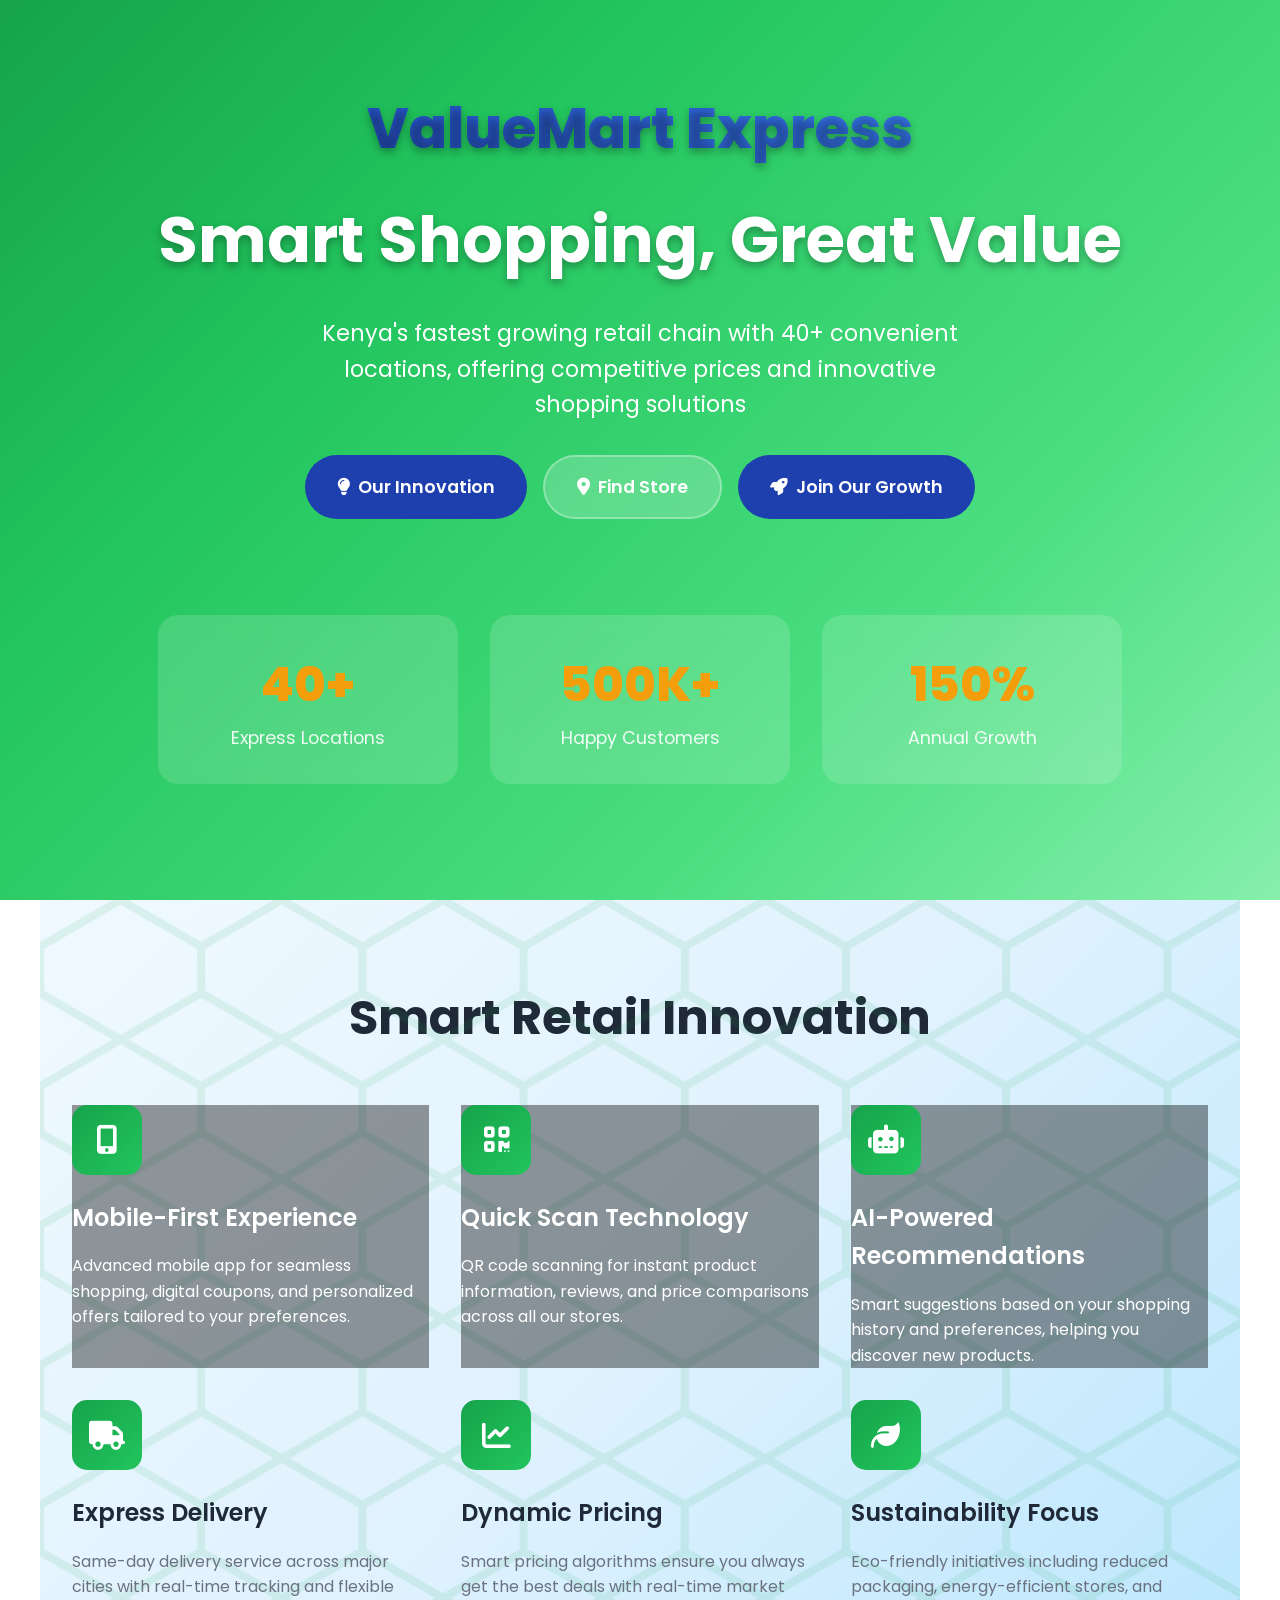
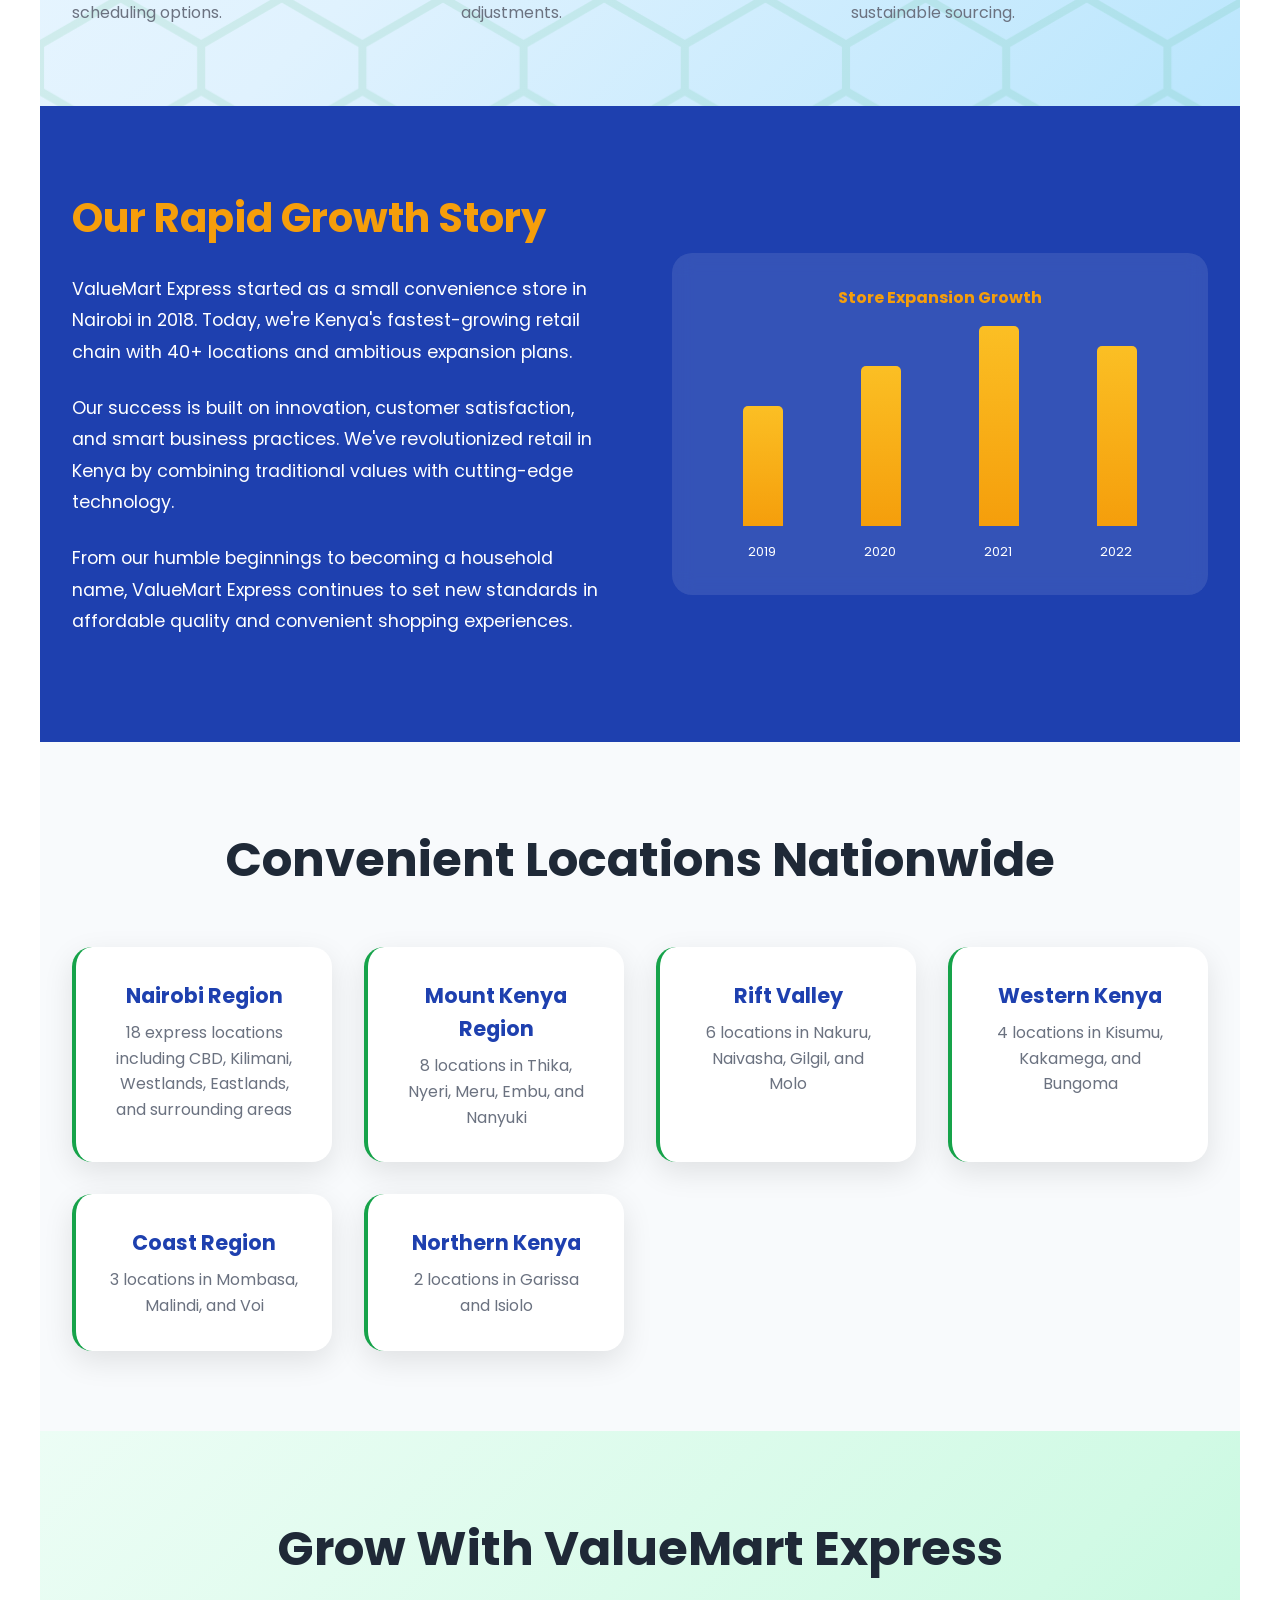
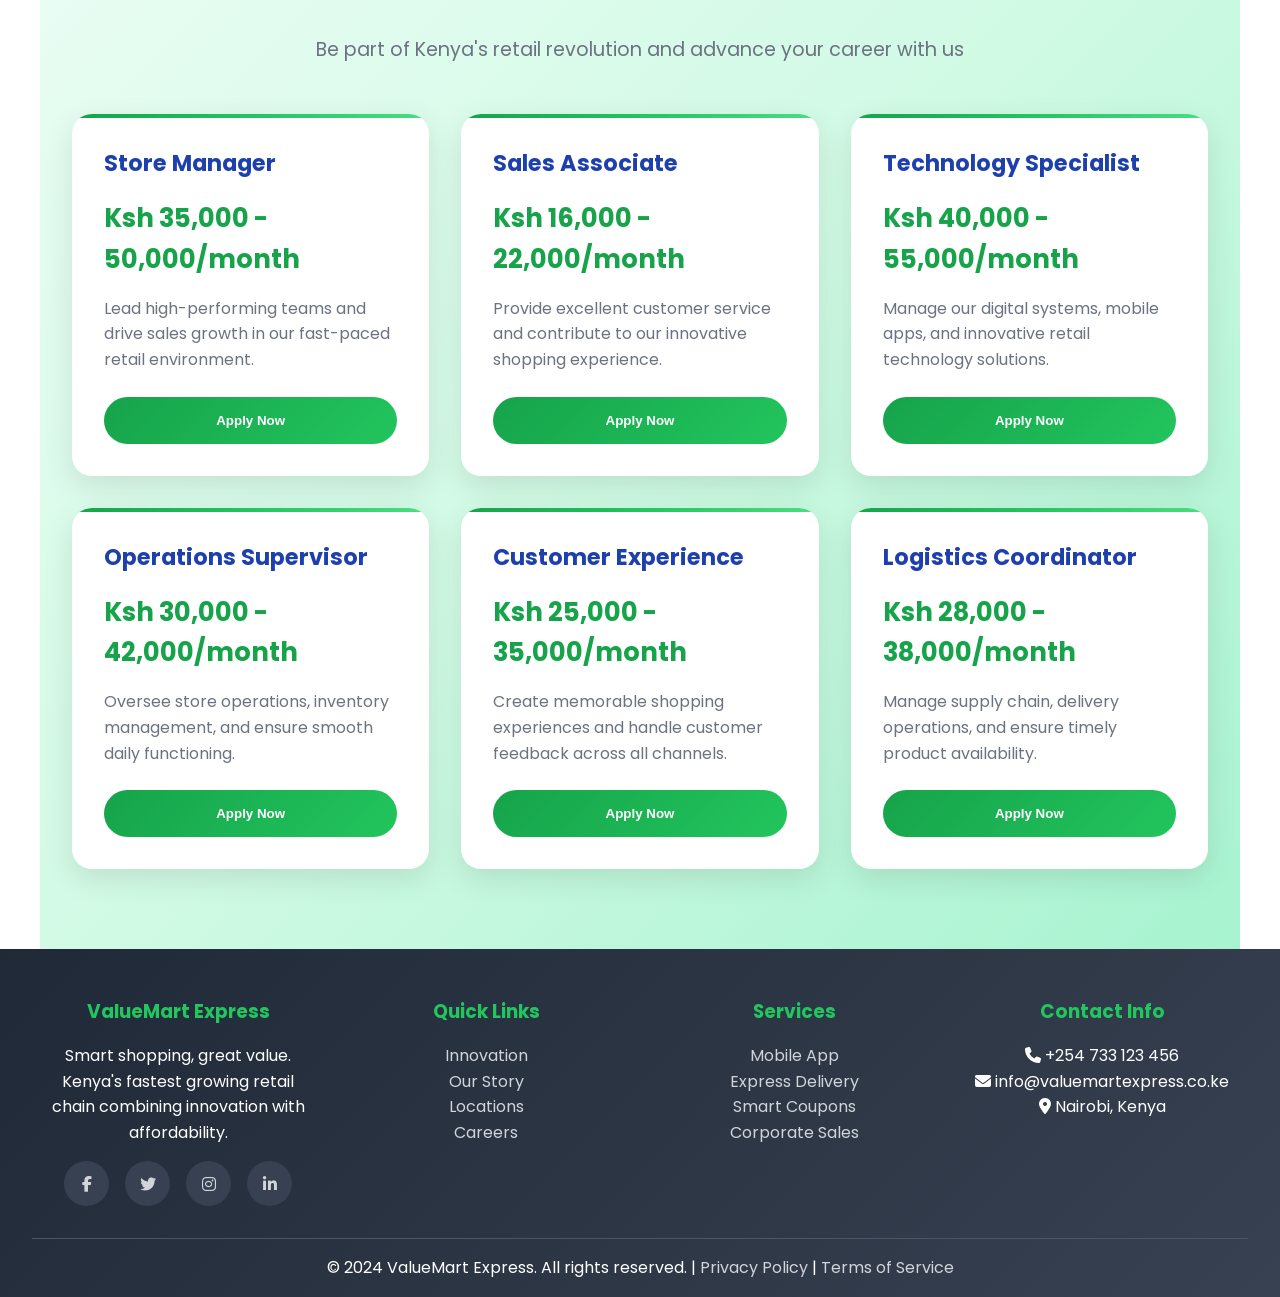
<file: company-blogs/valuemart/index.html>
<!DOCTYPE html>
<html lang="en">
<head>
    <meta charset="UTF-8">
    <meta name="viewport" content="width=device-width, initial-scale=1.0">
    <title>ValueMart Express - Smart Shopping, Great Value | 40+ Locations Kenya</title>
    <meta name="description" content="ValueMart Express - Kenya's fastest growing retail chain offering smart shopping solutions, competitive prices, and convenient locations across 40+ branches nationwide with innovative technology.">
    <meta name="keywords" content="ValueMart Express, smart retail Kenya, value shopping, convenient stores, Nairobi retail, modern supermarket, affordable prices, retail technology Kenya, express delivery">
    
    <!-- Open Graph / Facebook -->
    <meta property="og:type" content="website">
    <meta property="og:title" content="ValueMart Express - Smart Shopping, Great Value | 40+ Locations Kenya">
    <meta property="og:description" content="Kenya's fastest growing retail chain with 40+ locations, featuring smart technology and competitive prices nationwide.">
    <meta property="og:url" content="https://recruitmentskenya.site/company-blogs/valuemart/">
    
    <!-- Twitter -->
    <meta property="twitter:card" content="summary_large_image">
    <meta property="twitter:title" content="ValueMart Express - Smart Shopping, Great Value">
    <meta property="twitter:description" content="Kenya's fastest growing retail chain with 40+ locations, featuring smart technology and competitive prices nationwide.">
    
    <!-- Canonical URL -->
    <link rel="canonical" href="https://recruitmentskenya.site/company-blogs/valuemart/">
    
    <!-- SEO and Crawling -->
    <meta name="robots" content="index, follow">
    <meta name="author" content="ValueMart Express">
    <meta name="geo.region" content="KE">
    <meta name="geo.placename" content="Kenya">
    <meta name="geo.position" content="-1.2921;36.8219">
    <meta name="ICBM" content="-1.2921, 36.8219">
    
    <link rel="preconnect" href="https://fonts.googleapis.com">
    <link rel="preconnect" href="https://fonts.gstatic.com" crossorigin>
    <link href="https://fonts.googleapis.com/css2?family=Inter:wght@300;400;500;600;700;800&family=Poppins:wght@300;400;500;600;700;800&display=swap" rel="stylesheet">
    <link rel="stylesheet" href="https://cdnjs.cloudflare.com/ajax/libs/font-awesome/6.4.0/css/all.min.css">
    <style>
        * {
            margin: 0;
            padding: 0;
            box-sizing: border-box;
        }

        body {
            font-family: 'Poppins', sans-serif;
            line-height: 1.6;
            color: #333;
            overflow-x: hidden;
        }

        .hero {
            background: linear-gradient(135deg, #16a34a 0%, #22c55e 30%, #4ade80 70%, #86efac 100%);
            min-height: 100vh;
            display: flex;
            align-items: center;
            position: relative;
            overflow: hidden;
        }

        .hero::before {
            content: '';
            position: absolute;
            top: 0;
            left: 0;
            right: 0;
            bottom: 0;
            background: url('https://baa-architects.com/wp-content/uploads/2020/09/Kenya-Association-of-Manufacturers-Nairobi-2013-10.jpg');
            background-size: cover;
            background-position: center;
            opacity: 0.1;
        }

        @keyframes slide {
            0% { transform: translateX(0) translateY(0); }
            100% { transform: translateX(-200px) translateY(-200px); }
        }

        .hero-content {
            max-width: 1200px;
            margin: 0 auto;
            padding: 0 2rem;
            position: relative;
            z-index: 2;
            text-align: center;
            color: white;
        }

        .logo {
            font-size: 3.5rem;
            font-weight: 800;
            margin-bottom: 1rem;
            text-shadow: 0 4px 8px rgba(0,0,0,0.3);
            animation: bounceIn 1s ease-out;
            background: linear-gradient(45deg, #1e40af, #3b82f6);
            -webkit-background-clip: text;
            -webkit-text-fill-color: transparent;
            background-clip: text;
        }

        @keyframes bounceIn {
            0% {
                opacity: 0;
                transform: scale(0.3) translateY(50px);
            }
            50% {
                opacity: 1;
                transform: scale(1.05) translateY(-10px);
            }
            70% {
                transform: scale(0.95) translateY(5px);
            }
            100% {
                opacity: 1;
                transform: scale(1) translateY(0);
            }
        }

        .hero h1 {
            font-size: 4rem;
            font-weight: 700;
            margin-bottom: 1.5rem;
            animation: fadeInUp 1s ease-out 0.3s both;
            text-shadow: 0 4px 8px rgba(0,0,0,0.3);
        }

        .hero p {
            font-size: 1.4rem;
            margin-bottom: 2rem;
            opacity: 0.95;
            animation: fadeInUp 1s ease-out 0.5s both;
            max-width: 650px;
            margin-left: auto;
            margin-right: auto;
        }

        .cta-buttons {
            display: flex;
            gap: 1rem;
            justify-content: center;
            flex-wrap: wrap;
            animation: fadeInUp 1s ease-out 0.7s both;
        }

        .btn {
            padding: 1rem 2rem;
            border: none;
            border-radius: 50px;
            font-size: 1.1rem;
            font-weight: 600;
            cursor: pointer;
            transition: all 0.3s ease;
            text-decoration: none;
            display: inline-flex;
            align-items: center;
            gap: 0.5rem;
            position: relative;
            overflow: hidden;
        }

        .btn::before {
            content: '';
            position: absolute;
            top: 0;
            left: -100%;
            width: 100%;
            height: 100%;
            background: linear-gradient(90deg, transparent, rgba(255,255,255,0.2), transparent);
            transition: left 0.5s;
        }

        .btn:hover::before {
            left: 100%;
        }

        .btn-primary {
            background: #1e40af;
            color: white;
        }

        .btn-primary:hover {
            background: #1d4ed8;
            transform: translateY(-2px);
            box-shadow: 0 8px 25px rgba(30, 64, 175, 0.4);
        }

        .btn-secondary {
            background: rgba(255,255,255,0.2);
            color: white;
            border: 2px solid rgba(255,255,255,0.3);
        }

        .btn-secondary:hover {
            background: rgba(255,255,255,0.3);
            transform: translateY(-2px);
        }

        .hero-stats {
            display: grid;
            grid-template-columns: repeat(auto-fit, minmax(200px, 1fr));
            gap: 2rem;
            margin-top: 4rem;
            padding: 2rem 0;
        }

        .stat-card {
            background: rgba(255,255,255,0.15);
            padding: 2rem;
            border-radius: 20px;
            text-align: center;
            backdrop-filter: blur(10px);
            transition: transform 0.3s ease;
            animation: fadeInUp 1s ease-out 0.9s both;
        }

        .stat-card:hover {
            transform: translateY(-5px);
        }

        .stat-number {
            font-size: 3rem;
            font-weight: 800;
            color: #f59e0b;
            display: block;
        }

        .stat-label {
            font-size: 1.1rem;
            opacity: 0.9;
        }

        .section {
            padding: 5rem 2rem;
            max-width: 1200px;
            margin: 0 auto;
        }

        .section h2 {
            font-size: 3rem;
            font-weight: 700;
            text-align: center;
            margin-bottom: 3rem;
            color: #1f2937;
        }

        .smart-features {
            background: linear-gradient(135deg, #f0f9ff 0%, #e0f2fe 50%, #bae6fd 100%);
            position: relative;
        }

        .smart-features::before {
            content: '';
            position: absolute;
            top: 0;
            left: 0;
            right: 0;
            bottom: 0;
            background: url('data:image/svg+xml,<svg xmlns="http://www.w3.org/2000/svg" viewBox="0 0 100 100"><defs><pattern id="hexagons" width="20" height="17.32" patternUnits="userSpaceOnUse"><polygon points="10,0 20,5.77 20,11.55 10,17.32 0,11.55 0,5.77" fill="none" stroke="rgba(22,163,74,0.1)" stroke-width="1"/></pattern></defs><rect width="100" height="100" fill="url(%23hexagons)"/></svg>');
        }

        .features-grid {
            display: grid;
            grid-template-columns: repeat(auto-fit, minmax(300px, 1fr));
            gap: 2rem;
            position: relative;
            z-index: 2;
        }

        .feature-card:nth-child(1) {
            background: linear-gradient(rgba(0,0,0,0.4), rgba(0,0,0,0.4)), url('https://baa-architects.com/wp-content/uploads/2020/09/Kenya-Association-of-Manufacturers-Nairobi-2013-10.jpg');
            background-size: cover;
            background-position: center;
            color: white;
        }

        .feature-card:nth-child(1) .feature-title,
        .feature-card:nth-child(1) .feature-description {
            color: white;
        }

        .feature-card:nth-child(2) {
            background: linear-gradient(rgba(0,0,0,0.4), rgba(0,0,0,0.4)), url('https://baa-architects.com/wp-content/uploads/2020/09/Kenya-Association-of-Manufacturers-Nairobi-2013-10.jpg');
            background-size: cover;
            background-position: center;
            color: white;
        }

        .feature-card:nth-child(2) .feature-title,
        .feature-card:nth-child(2) .feature-description {
            color: white;
        }

        .feature-card:nth-child(3) {
            background: linear-gradient(rgba(0,0,0,0.4), rgba(0,0,0,0.4)), url('https://baa-architects.com/wp-content/uploads/2020/09/Kenya-Association-of-Manufacturers-Nairobi-2013-10.jpg');
            background-size: cover;
            background-position: center;
            color: white;
        }

        .feature-card:nth-child(3) .feature-title,
        .feature-card:nth-child(3) .feature-description {
            color: white;
        }

        .feature-icon {
            width: 70px;
            height: 70px;
            background: linear-gradient(135deg, #16a34a, #22c55e);
            border-radius: 15px;
            display: flex;
            align-items: center;
            justify-content: center;
            margin-bottom: 1.5rem;
            color: white;
            font-size: 1.8rem;
            position: relative;
            z-index: 2;
        }

        .feature-title {
            font-size: 1.5rem;
            font-weight: 600;
            margin-bottom: 1rem;
            color: #1f2937;
            position: relative;
            z-index: 2;
        }

        .feature-description {
            color: #6b7280;
            line-height: 1.6;
            position: relative;
            z-index: 2;
        }

        .growth-section {
            background: #1e40af;
            color: white;
        }

        .growth-section h2 {
            color: white;
        }

        .growth-content {
            display: grid;
            grid-template-columns: 1fr 1fr;
            gap: 4rem;
            align-items: center;
        }

        .growth-text h3 {
            font-size: 2.5rem;
            margin-bottom: 1.5rem;
            color: #f59e0b;
        }

        .growth-text p {
            font-size: 1.1rem;
            line-height: 1.8;
            margin-bottom: 1.5rem;
        }

        .growth-chart {
            background: rgba(255,255,255,0.1);
            padding: 2rem;
            border-radius: 20px;
            backdrop-filter: blur(10px);
        }

        .chart-bars {
            display: flex;
            align-items: end;
            justify-content: space-around;
            height: 200px;
            margin-top: 1rem;
        }

        .chart-bar {
            background: linear-gradient(to top, #f59e0b, #fbbf24);
            width: 40px;
            border-radius: 5px 5px 0 0;
            transition: height 1s ease;
            animation: growBar 2s ease-out forwards;
        }

        .chart-bar:nth-child(1) { height: 60%; animation-delay: 0.2s; }
        .chart-bar:nth-child(2) { height: 80%; animation-delay: 0.4s; }
        .chart-bar:nth-child(3) { height: 100%; animation-delay: 0.6s; }
        .chart-bar:nth-child(4) { height: 90%; animation-delay: 0.8s; }

        @keyframes growBar {
            from { height: 0%; }
            to { height: var(--target-height); }
        }

        .locations-section {
            background: #f8fafc;
        }

        .locations-grid {
            display: grid;
            grid-template-columns: repeat(auto-fit, minmax(250px, 1fr));
            gap: 2rem;
        }

        .location-card {
            background: white;
            padding: 2rem;
            border-radius: 20px;
            text-align: center;
            box-shadow: 0 10px 30px rgba(0,0,0,0.1);
            transition: transform 0.3s ease;
            border-left: 4px solid #16a34a;
        }

        .location-card:hover {
            transform: translateY(-5px);
        }

        .location-card h3 {
            font-size: 1.3rem;
            margin-bottom: 0.5rem;
            color: #1e40af;
        }

        .location-card p {
            color: #6b7280;
        }

        .careers-section {
            background: linear-gradient(135deg, #ecfdf5 0%, #d1fae5 50%, #a7f3d0 100%);
        }

        .careers-grid {
            display: grid;
            grid-template-columns: repeat(auto-fit, minmax(300px, 1fr));
            gap: 2rem;
        }

        .career-card {
            background: white;
            padding: 2rem;
            border-radius: 20px;
            box-shadow: 0 10px 30px rgba(0,0,0,0.1);
            transition: all 0.3s ease;
            position: relative;
            overflow: hidden;
        }

        .career-card::before {
            content: '';
            position: absolute;
            top: 0;
            left: 0;
            right: 0;
            height: 4px;
            background: linear-gradient(90deg, #16a34a, #22c55e, #4ade80);
        }

        .career-card:hover {
            transform: translateY(-5px);
            box-shadow: 0 15px 35px rgba(0,0,0,0.15);
        }

        .career-title {
            font-size: 1.4rem;
            margin-bottom: 1rem;
            color: #1e40af;
        }

        .career-salary {
            font-size: 1.6rem;
            font-weight: 700;
            color: #16a34a;
            margin-bottom: 1rem;
        }

        .career-description {
            color: #6b7280;
            margin-bottom: 1.5rem;
            line-height: 1.6;
        }

        .career-btn {
            background: linear-gradient(135deg, #16a34a, #22c55e);
            color: white;
            padding: 1rem 2rem;
            border: none;
            border-radius: 30px;
            font-weight: 600;
            cursor: pointer;
            width: 100%;
            transition: all 0.3s ease;
        }

        .career-btn:hover {
            transform: translateY(-2px);
            box-shadow: 0 8px 25px rgba(22, 163, 74, 0.4);
        }

        .footer {
            background: linear-gradient(135deg, #1f2937 0%, #374151 100%);
            color: white;
            padding: 3rem 2rem 1rem;
            text-align: center;
        }

        .footer-content {
            max-width: 1200px;
            margin: 0 auto;
            display: grid;
            grid-template-columns: repeat(auto-fit, minmax(250px, 1fr));
            gap: 2rem;
            margin-bottom: 2rem;
        }

        .footer h3 {
            margin-bottom: 1rem;
            color: #22c55e;
        }

        .footer a {
            color: #d1d5db;
            text-decoration: none;
            transition: color 0.3s ease;
        }

        .footer a:hover {
            color: #22c55e;
        }

        .social-links {
            display: flex;
            gap: 1rem;
            justify-content: center;
            margin-top: 1rem;
        }

        .social-links a {
            width: 45px;
            height: 45px;
            background: #374151;
            border-radius: 50%;
            display: flex;
            align-items: center;
            justify-content: center;
            transition: all 0.3s ease;
        }

        .social-links a:hover {
            background: #22c55e;
            transform: translateY(-2px);
        }

        @keyframes fadeInUp {
            from {
                opacity: 0;
                transform: translateY(30px);
            }
            to {
                opacity: 1;
                transform: translateY(0);
            }
        }

        @media (max-width: 768px) {
            .hero h1 {
                font-size: 2.5rem;
            }

            .hero p {
                font-size: 1.2rem;
            }

            .growth-content {
                grid-template-columns: 1fr;
            }

            .cta-buttons {
                flex-direction: column;
                align-items: center;
            }

            .section {
                padding: 3rem 1rem;
            }

            .chart-bars {
                height: 150px;
            }

            .chart-bar {
                width: 30px;
            }
        }
    </style>
</head>
<body>
    <!-- Hero Section -->
    <section class="hero">
        <div class="hero-content">
            <div class="logo">ValueMart Express</div>
            <h1>Smart Shopping, Great Value</h1>
            <p>Kenya's fastest growing retail chain with 40+ convenient locations, offering competitive prices and innovative shopping solutions</p>

            <div class="cta-buttons">
                <a href="#features" class="btn btn-primary">
                    <i class="fas fa-lightbulb"></i>
                    Our Innovation
                </a>
                <a href="#locations" class="btn btn-secondary">
                    <i class="fas fa-map-marker-alt"></i>
                    Find Store
                </a>
                <a href="#careers" class="btn btn-primary">
                    <i class="fas fa-rocket"></i>
                    Join Our Growth
                </a>
            </div>

            <div class="hero-stats">
                <div class="stat-card">
                    <span class="stat-number">40+</span>
                    <span class="stat-label">Express Locations</span>
                </div>
                <div class="stat-card">
                    <span class="stat-number">500K+</span>
                    <span class="stat-label">Happy Customers</span>
                </div>
                <div class="stat-card">
                    <span class="stat-number">150%</span>
                    <span class="stat-label">Annual Growth</span>
                </div>
            </div>
        </div>
    </section>

    <!-- Smart Features Section -->
    <section id="features" class="section smart-features">
        <h2>Smart Retail Innovation</h2>
        <div class="features-grid">
            <div class="feature-card">
                <div class="feature-icon">
                    <i class="fas fa-mobile-alt"></i>
                </div>
                <h3 class="feature-title">Mobile-First Experience</h3>
                <p class="feature-description">Advanced mobile app for seamless shopping, digital coupons, and personalized offers tailored to your preferences.</p>
            </div>

            <div class="feature-card">
                <div class="feature-icon">
                    <i class="fas fa-qrcode"></i>
                </div>
                <h3 class="feature-title">Quick Scan Technology</h3>
                <p class="feature-description">QR code scanning for instant product information, reviews, and price comparisons across all our stores.</p>
            </div>

            <div class="feature-card">
                <div class="feature-icon">
                    <i class="fas fa-robot"></i>
                </div>
                <h3 class="feature-title">AI-Powered Recommendations</h3>
                <p class="feature-description">Smart suggestions based on your shopping history and preferences, helping you discover new products.</p>
            </div>

            <div class="feature-card">
                <div class="feature-icon">
                    <i class="fas fa-truck"></i>
                </div>
                <h3 class="feature-title">Express Delivery</h3>
                <p class="feature-description">Same-day delivery service across major cities with real-time tracking and flexible scheduling options.</p>
            </div>

            <div class="feature-card">
                <div class="feature-icon">
                    <i class="fas fa-chart-line"></i>
                </div>
                <h3 class="feature-title">Dynamic Pricing</h3>
                <p class="feature-description">Smart pricing algorithms ensure you always get the best deals with real-time market adjustments.</p>
            </div>

            <div class="feature-card">
                <div class="feature-icon">
                    <i class="fas fa-leaf"></i>
                </div>
                <h3 class="feature-title">Sustainability Focus</h3>
                <p class="feature-description">Eco-friendly initiatives including reduced packaging, energy-efficient stores, and sustainable sourcing.</p>
            </div>
        </div>
    </section>

    <!-- Growth Section -->
    <section id="growth" class="section growth-section">
        <div class="growth-content">
            <div class="growth-text">
                <h3>Our Rapid Growth Story</h3>
                <p>ValueMart Express started as a small convenience store in Nairobi in 2018. Today, we're Kenya's fastest-growing retail chain with 40+ locations and ambitious expansion plans.</p>

                <p>Our success is built on innovation, customer satisfaction, and smart business practices. We've revolutionized retail in Kenya by combining traditional values with cutting-edge technology.</p>

                <p>From our humble beginnings to becoming a household name, ValueMart Express continues to set new standards in affordable quality and convenient shopping experiences.</p>
            </div>

            <div class="growth-chart">
                <h4 style="text-align: center; margin-bottom: 1rem; color: #f59e0b;">Store Expansion Growth</h4>
                <div class="chart-bars">
                    <div class="chart-bar" style="--target-height: 60%;"></div>
                    <div class="chart-bar" style="--target-height: 80%;"></div>
                    <div class="chart-bar" style="--target-height: 100%;"></div>
                    <div class="chart-bar" style="--target-height: 90%;"></div>
                </div>
                <div style="display: flex; justify-content: space-around; margin-top: 1rem;">
                    <span style="font-size: 0.8rem;">2019</span>
                    <span style="font-size: 0.8rem;">2020</span>
                    <span style="font-size: 0.8rem;">2021</span>
                    <span style="font-size: 0.8rem;">2022</span>
                </div>
            </div>
        </div>
    </section>

    <!-- Locations Section -->
    <section id="locations" class="section locations-section">
        <h2>Convenient Locations Nationwide</h2>
        <div class="locations-grid">
            <div class="location-card">
                <h3>Nairobi Region</h3>
                <p>18 express locations including CBD, Kilimani, Westlands, Eastlands, and surrounding areas</p>
            </div>

            <div class="location-card">
                <h3>Mount Kenya Region</h3>
                <p>8 locations in Thika, Nyeri, Meru, Embu, and Nanyuki</p>
            </div>

            <div class="location-card">
                <h3>Rift Valley</h3>
                <p>6 locations in Nakuru, Naivasha, Gilgil, and Molo</p>
            </div>

            <div class="location-card">
                <h3>Western Kenya</h3>
                <p>4 locations in Kisumu, Kakamega, and Bungoma</p>
            </div>

            <div class="location-card">
                <h3>Coast Region</h3>
                <p>3 locations in Mombasa, Malindi, and Voi</p>
            </div>

            <div class="location-card">
                <h3>Northern Kenya</h3>
                <p>2 locations in Garissa and Isiolo</p>
            </div>
        </div>
    </section>

    <!-- Careers Section -->
    <section id="careers" class="section careers-section">
        <h2>Grow With ValueMart Express</h2>
        <p style="text-align: center; font-size: 1.2rem; color: #6b7280; margin-bottom: 3rem;">
            Be part of Kenya's retail revolution and advance your career with us
        </p>

        <div class="careers-grid">
            <div class="career-card">
                <h3 class="career-title">Store Manager</h3>
                <div class="career-salary">Ksh 35,000 - 50,000/month</div>
                <p class="career-description">Lead high-performing teams and drive sales growth in our fast-paced retail environment.</p>
                <button class="career-btn">Apply Now</button>
            </div>

            <div class="career-card">
                <h3 class="career-title">Sales Associate</h3>
                <div class="career-salary">Ksh 16,000 - 22,000/month</div>
                <p class="career-description">Provide excellent customer service and contribute to our innovative shopping experience.</p>
                <button class="career-btn">Apply Now</button>
            </div>

            <div class="career-card">
                <h3 class="career-title">Technology Specialist</h3>
                <div class="career-salary">Ksh 40,000 - 55,000/month</div>
                <p class="career-description">Manage our digital systems, mobile apps, and innovative retail technology solutions.</p>
                <button class="career-btn">Apply Now</button>
            </div>

            <div class="career-card">
                <h3 class="career-title">Operations Supervisor</h3>
                <div class="career-salary">Ksh 30,000 - 42,000/month</div>
                <p class="career-description">Oversee store operations, inventory management, and ensure smooth daily functioning.</p>
                <button class="career-btn">Apply Now</button>
            </div>

            <div class="career-card">
                <h3 class="career-title">Customer Experience</h3>
                <div class="career-salary">Ksh 25,000 - 35,000/month</div>
                <p class="career-description">Create memorable shopping experiences and handle customer feedback across all channels.</p>
                <button class="career-btn">Apply Now</button>
            </div>

            <div class="career-card">
                <h3 class="career-title">Logistics Coordinator</h3>
                <div class="career-salary">Ksh 28,000 - 38,000/month</div>
                <p class="career-description">Manage supply chain, delivery operations, and ensure timely product availability.</p>
                <button class="career-btn">Apply Now</button>
            </div>
        </div>
    </section>

    <!-- Footer -->
    <footer class="footer">
        <div class="footer-content">
            <div>
                <h3>ValueMart Express</h3>
                <p>Smart shopping, great value. Kenya's fastest growing retail chain combining innovation with affordability.</p>
                <div class="social-links">
                    <a href="#"><i class="fab fa-facebook-f"></i></a>
                    <a href="#"><i class="fab fa-twitter"></i></a>
                    <a href="#"><i class="fab fa-instagram"></i></a>
                    <a href="#"><i class="fab fa-linkedin-in"></i></a>
                </div>
            </div>

            <div>
                <h3>Quick Links</h3>
                <p><a href="#features">Innovation</a></p>
                <p><a href="#growth">Our Story</a></p>
                <p><a href="#locations">Locations</a></p>
                <p><a href="#careers">Careers</a></p>
            </div>

            <div>
                <h3>Services</h3>
                <p><a href="#">Mobile App</a></p>
                <p><a href="#">Express Delivery</a></p>
                <p><a href="#">Smart Coupons</a></p>
                <p><a href="#">Corporate Sales</a></p>
            </div>

            <div>
                <h3>Contact Info</h3>
                <p><i class="fas fa-phone"></i> +254 733 123 456</p>
                <p><i class="fas fa-envelope"></i> info@valuemartexpress.co.ke</p>
                <p><i class="fas fa-map-marker-alt"></i> Nairobi, Kenya</p>
            </div>
        </div>

        <div style="border-top: 1px solid #4b5563; padding-top: 1rem; margin-top: 2rem;">
            <p>&copy; 2024 ValueMart Express. All rights reserved. | <a href="#">Privacy Policy</a> | <a href="#">Terms of Service</a></p>
        </div>
    </footer>

    <script>
        // Smooth scrolling for navigation links
        document.querySelectorAll('a[href^="#"]').forEach(anchor => {
            anchor.addEventListener('click', function (e) {
                e.preventDefault();
                const target = document.querySelector(this.getAttribute('href'));
                if (target) {
                    target.scrollIntoView({
                        behavior: 'smooth',
                        block: 'start'
                    });
                }
            });
        });

        // Add click handlers for career buttons
        document.querySelectorAll('.career-btn').forEach(btn => {
            btn.addEventListener('click', function() {
                alert('Thank you for your interest in ValueMart Express! We\'re excited to potentially have you join our growing team.');
            });
        });

        // Add hover effects to buttons
        document.querySelectorAll('.btn').forEach(btn => {
            btn.addEventListener('mouseenter', function() {
                this.style.transform = 'translateY(-2px) scale(1.05)';
            });

            btn.addEventListener('mouseleave', function() {
                this.style.transform = 'translateY(0) scale(1)';
            });
        });

        // Add scroll animations
        const observerOptions = {
            threshold: 0.1,
            rootMargin: '0px 0px -50px 0px'
        };

        const observer = new IntersectionObserver((entries) => {
            entries.forEach(entry => {
                if (entry.isIntersecting) {
                    entry.target.style.opacity = '1';
                    entry.target.style.transform = 'translateY(0)';
                }
            });
        }, observerOptions);

        // Initialize elements as hidden
        document.querySelectorAll('.feature-card, .location-card, .career-card, .stat-card').forEach(el => {
            el.style.opacity = '0';
            el.style.transform = 'translateY(30px)';
            el.style.transition = 'opacity 0.8s ease, transform 0.8s ease';
            observer.observe(el);
        });

        // Add parallax effect to hero background
        window.addEventListener('scroll', () => {
            const scrolled = window.pageYOffset;
            const hero = document.querySelector('.hero::before');
            if (hero) {
                hero.style.transform = `translateY(${scrolled * 0.5}px)`;
            }
        });
    </script>
</body>
</html>
</file>
